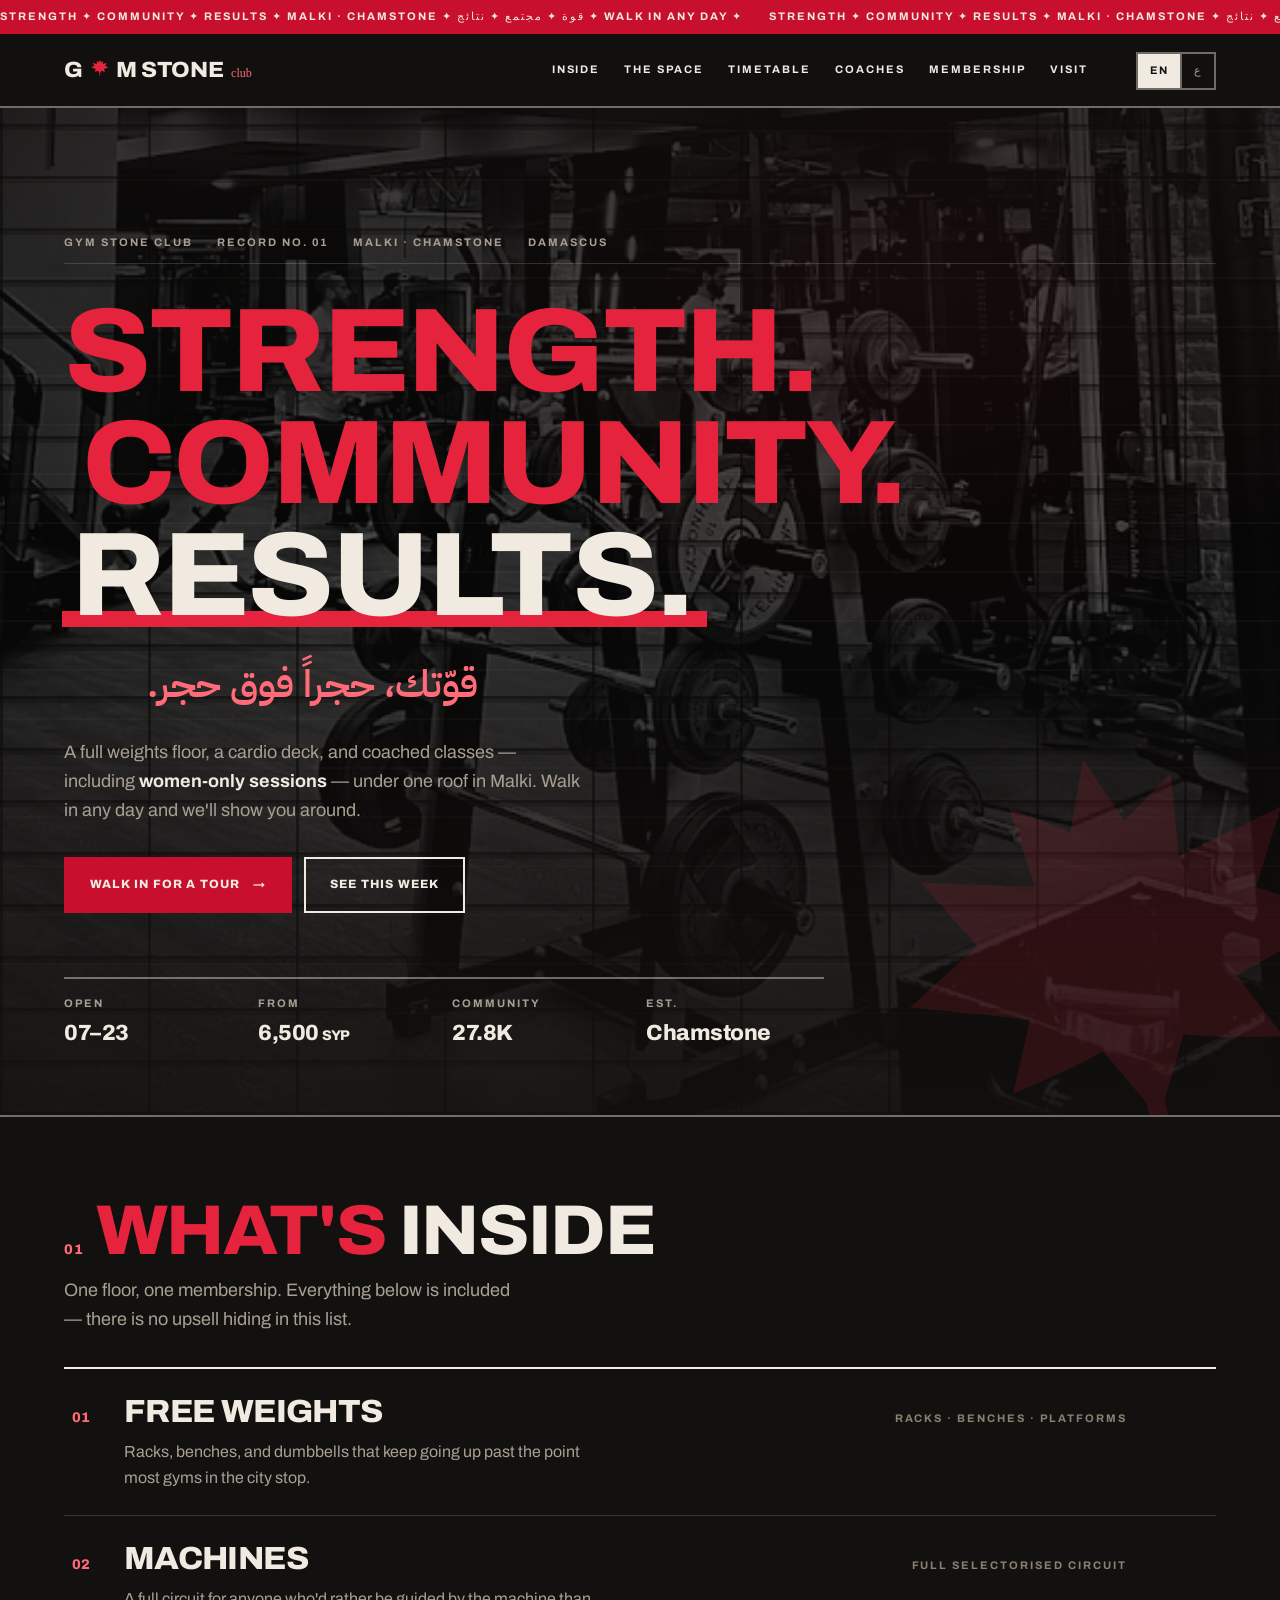
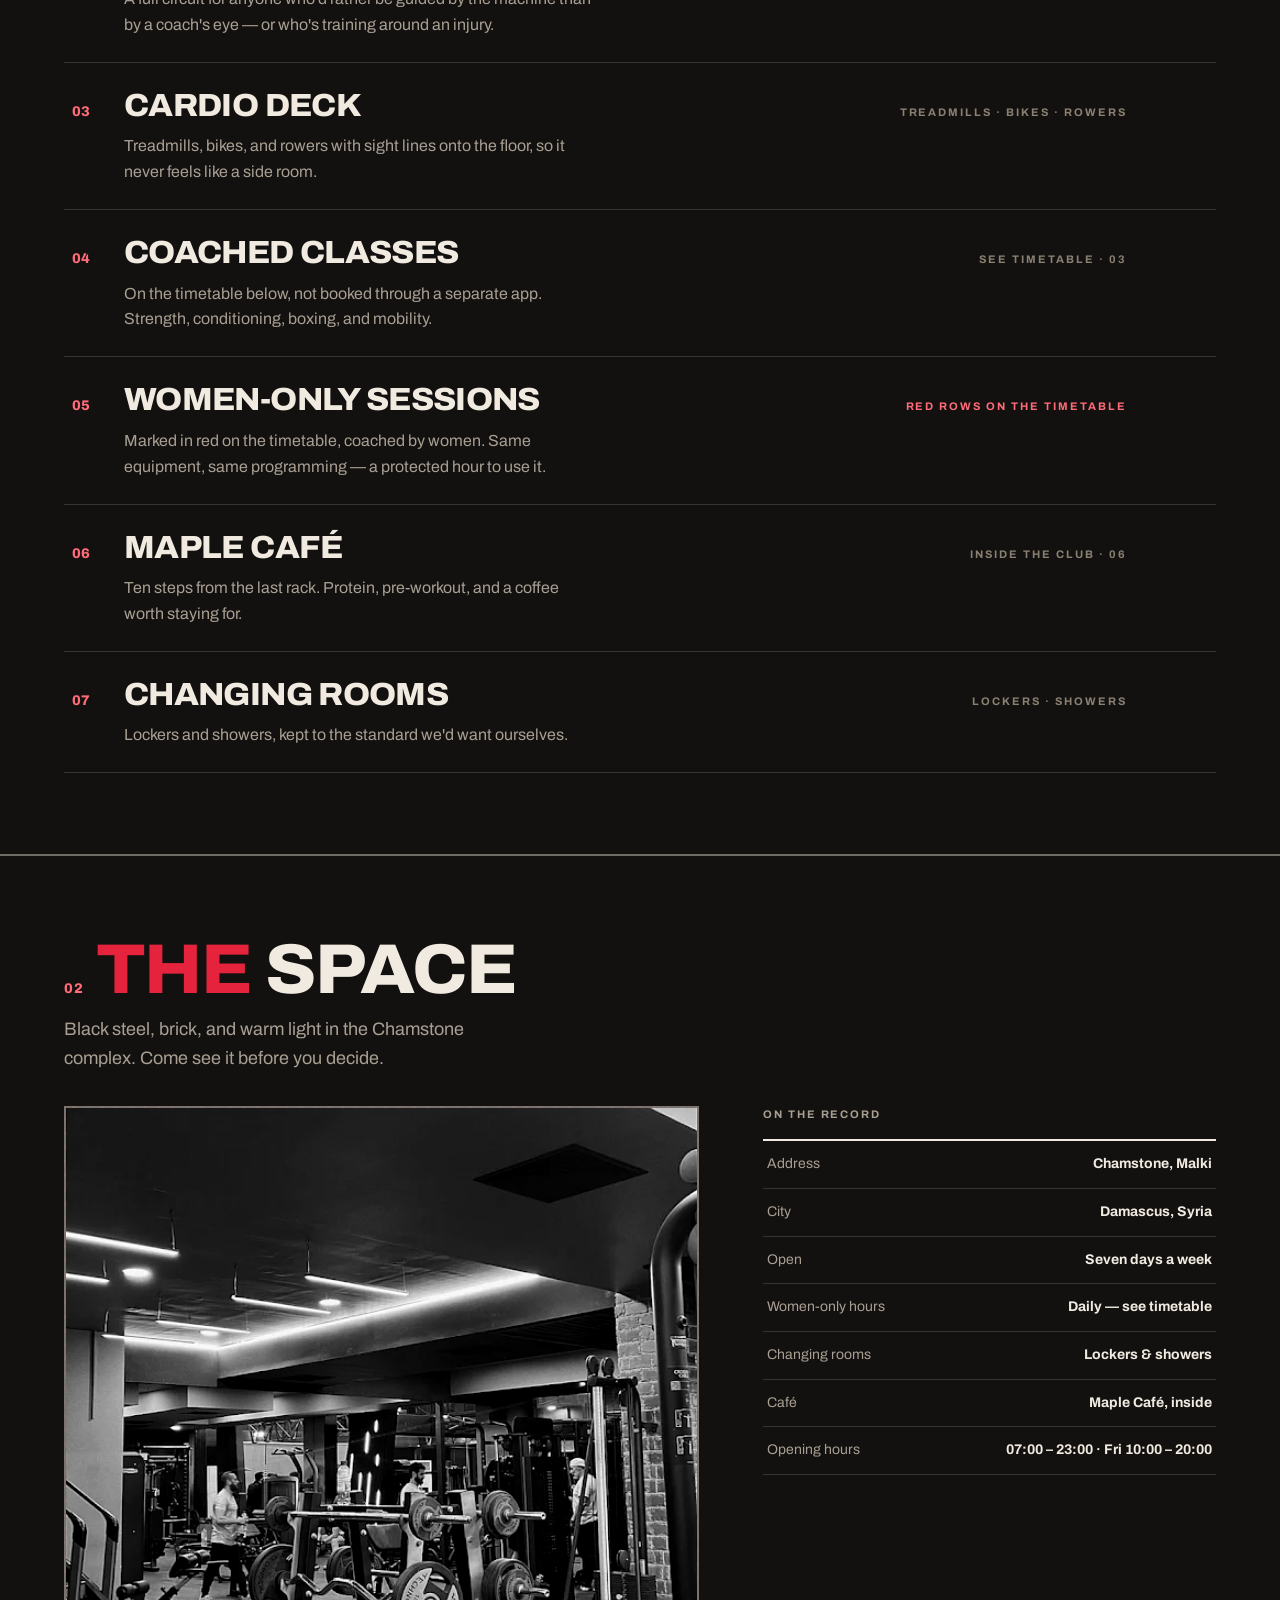
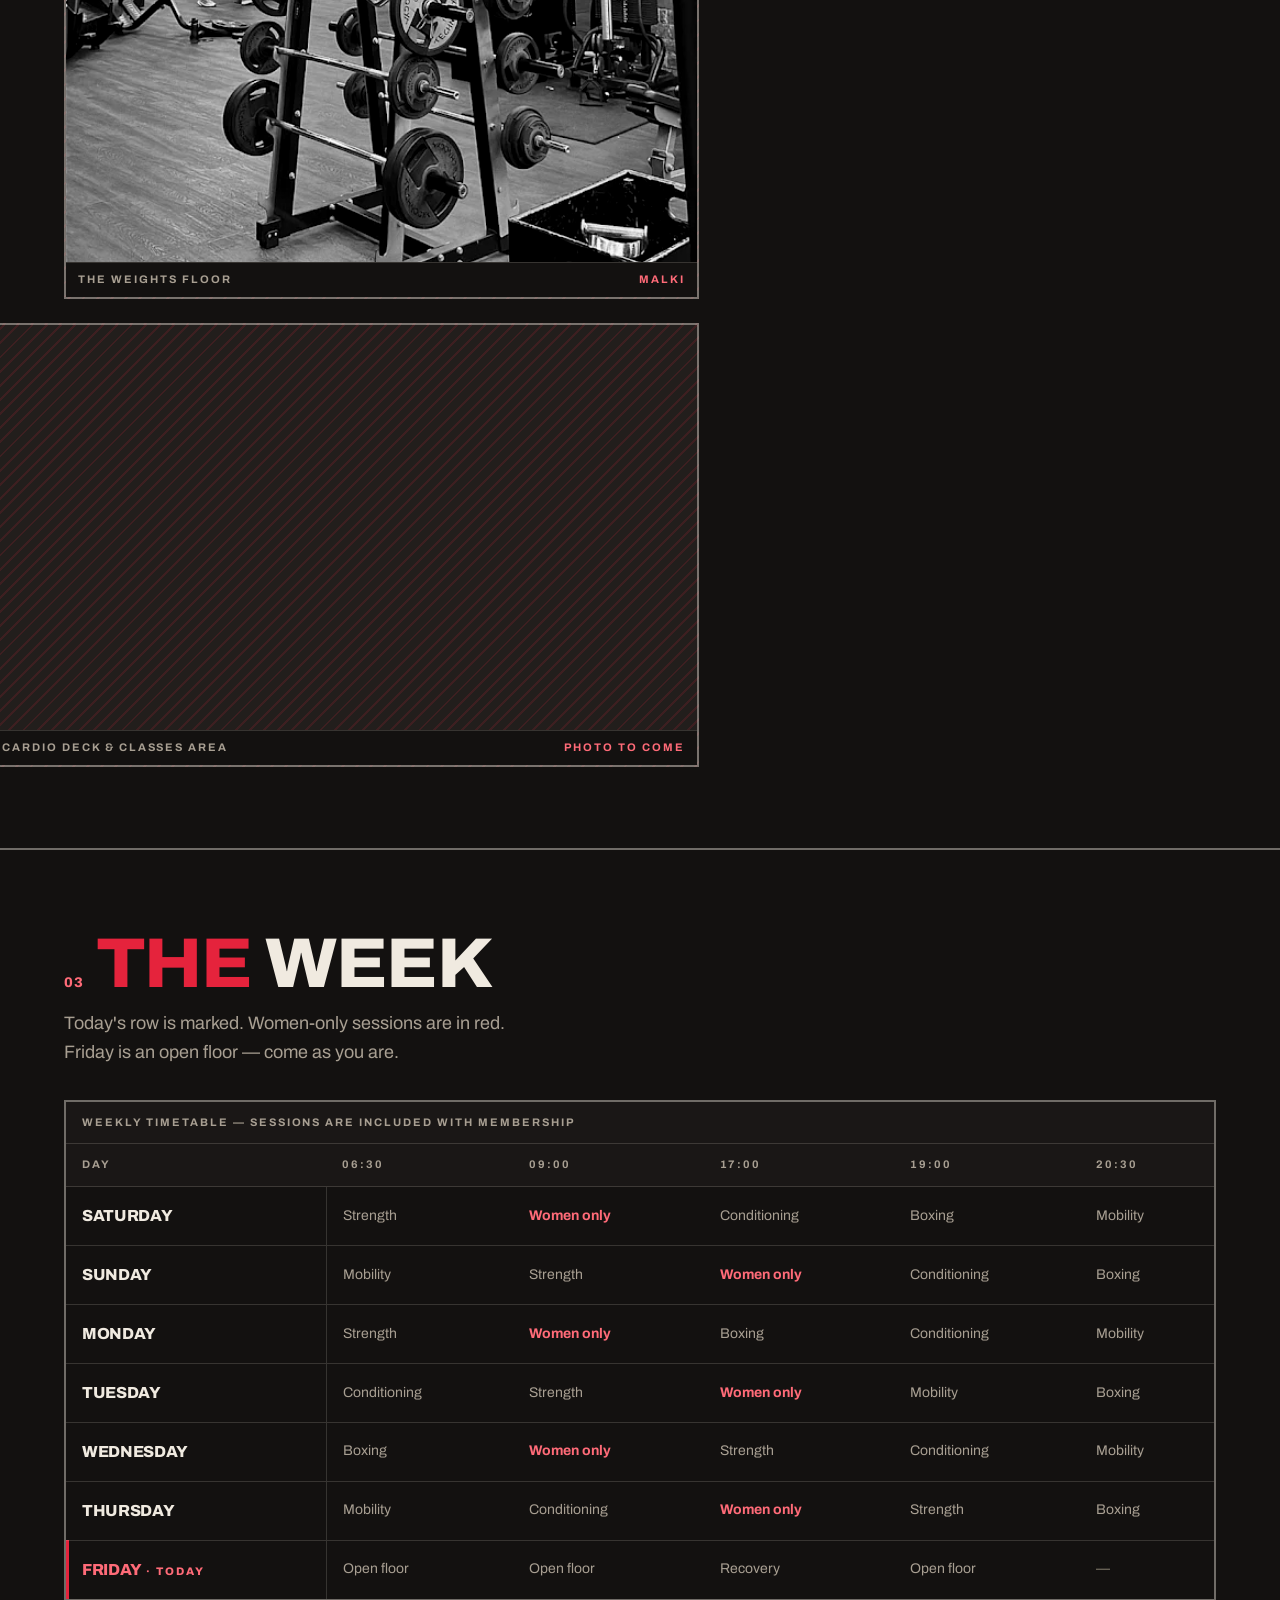
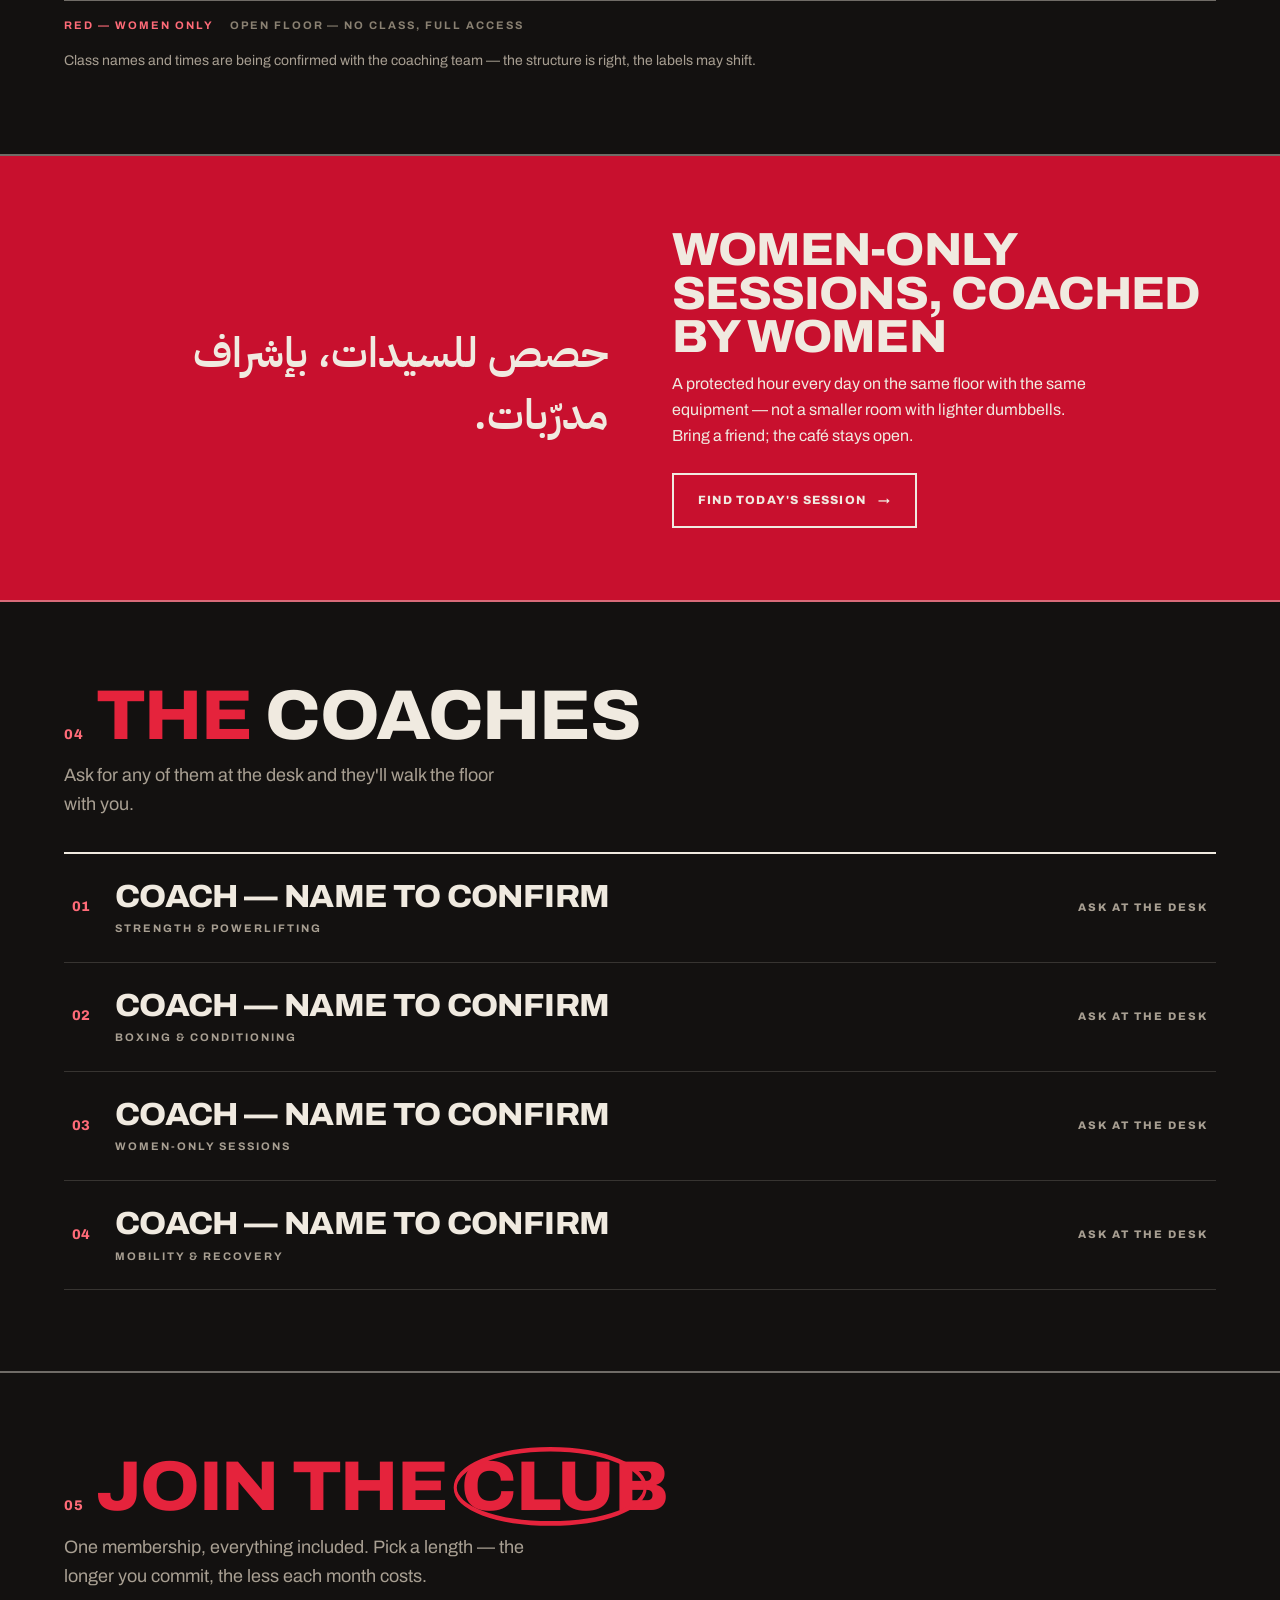
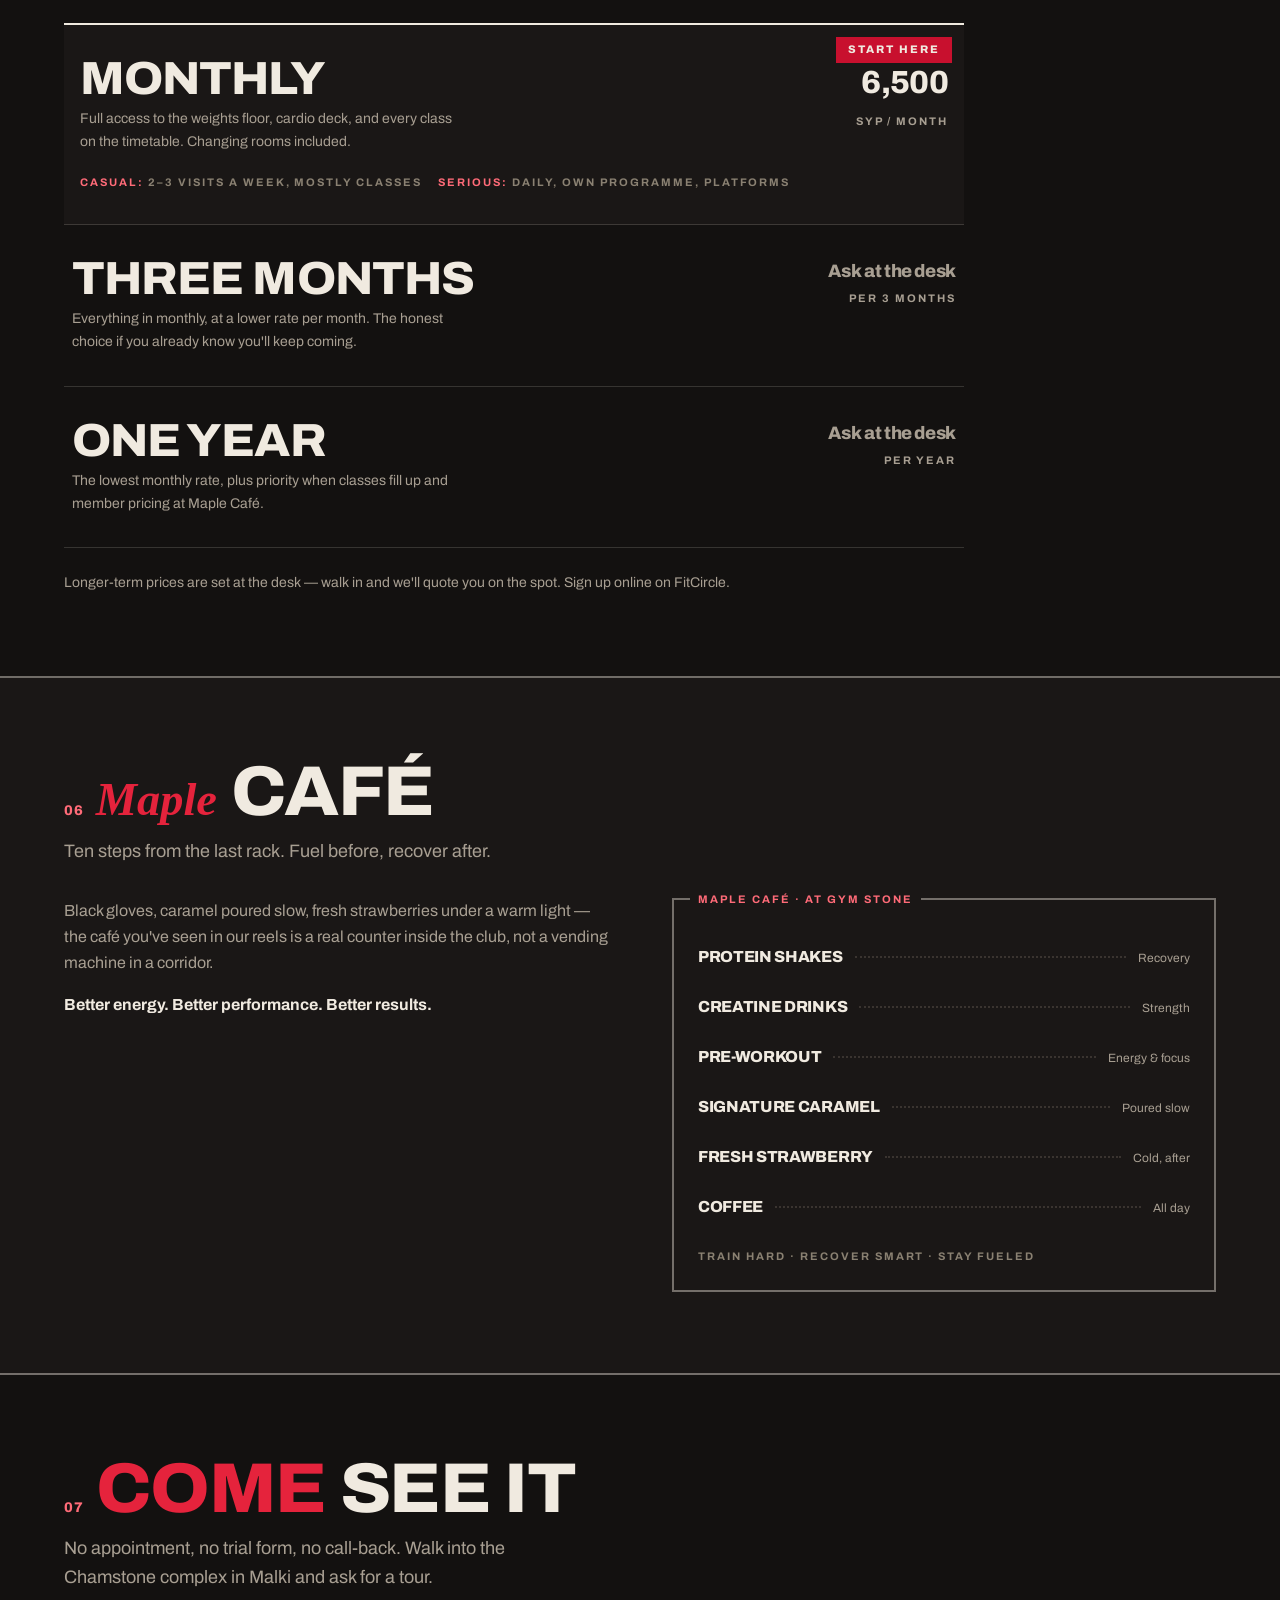
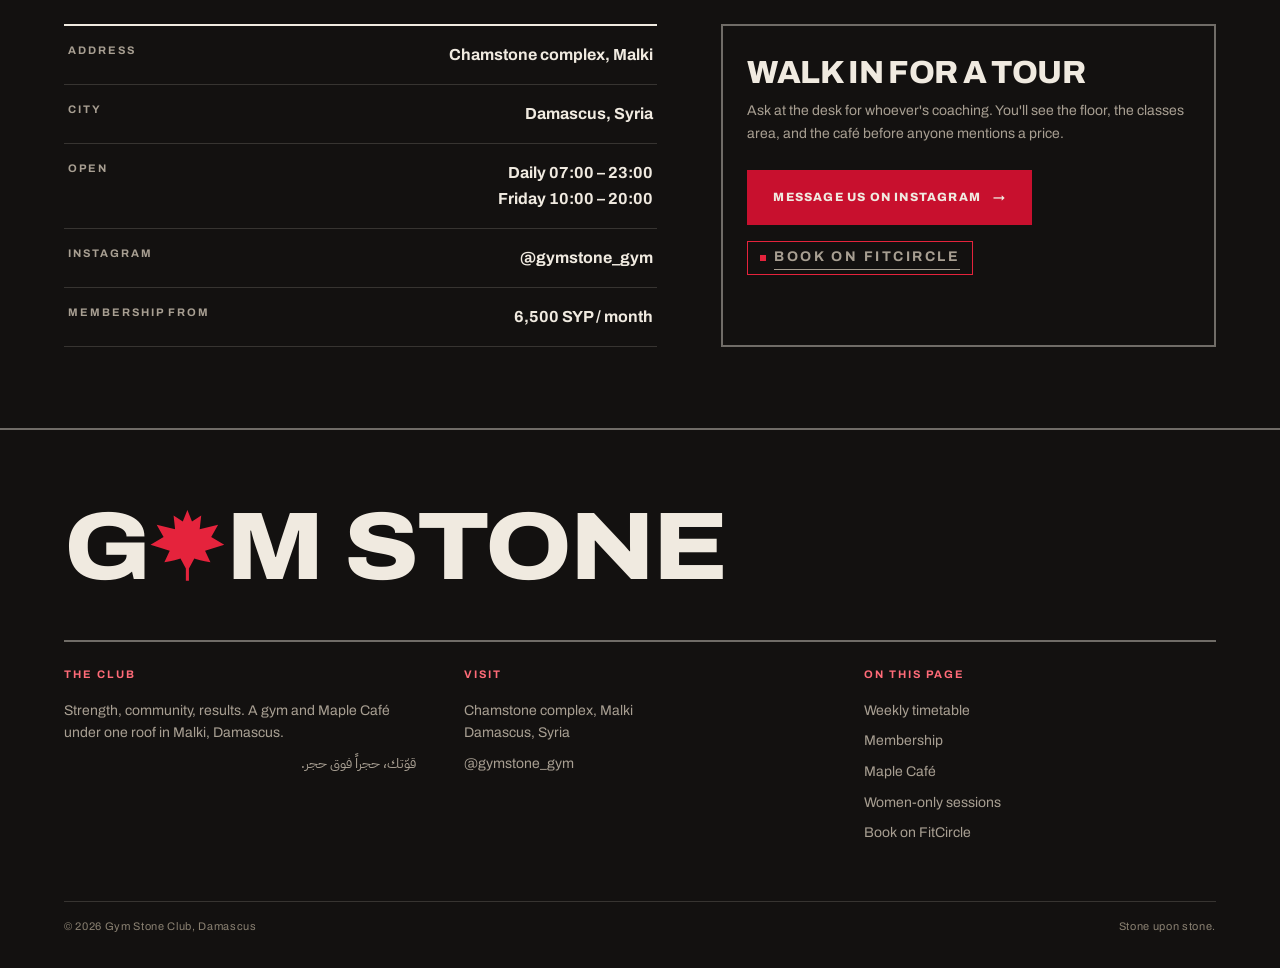
<file: index.html>
<!DOCTYPE html>
<html lang="en" dir="ltr">
<head>
<meta charset="UTF-8">
<meta name="viewport" content="width=device-width, initial-scale=1">
<title>Gym Stone Club — Weights, Cardio &amp; Coached Classes in Malki, Damascus</title>
<meta name="description" content="Gym Stone Club, Malki (Chamstone), Damascus. A full weights floor, cardio, and coached classes — including women-only sessions — plus Maple Café. Open daily 07:00–23:00 (Friday 10:00–20:00). Walk in for a tour. From 6,500 SYP a month.">
<meta name="theme-color" content="#131110">
<link rel="preconnect" href="https://fonts.googleapis.com">
<link rel="preconnect" href="https://fonts.gstatic.com" crossorigin>
<link rel="stylesheet" href="https://fonts.googleapis.com/css2?family=Archivo:wdth,wght@62..125,400..900&family=IBM+Plex+Sans+Arabic:wght@400;600;700&display=swap">
<link rel="stylesheet" href="styles.css">
<script>
  /* Language applied before first paint — no flash of the wrong direction. */
  (function(){
    try{
      var l = localStorage.getItem('gs-lang');
      if(l === 'ar'){
        document.documentElement.lang = 'ar';
        document.documentElement.dir = 'rtl';
      }
    }catch(e){}
  })();
</script>
</head>
<body>

<a class="skip" href="#main"><span class="en">Skip to content</span><span class="ar">تجاوز إلى المحتوى</span></a>

<svg width="0" height="0" aria-hidden="true" style="position:absolute">
  <symbol id="leaf" viewBox="0 0 100 100">
    <path d="M50 4 56 19 68 11 66 29 90 23 81 39 98 49 73 57 80 72Q64 69 59 67L52 80 52 96 48 96 48 80 41 67Q36 69 20 72L27 57 2 49 19 39 10 23 34 29 32 11 44 19Z"/>
  </symbol>
</svg>

<div class="ticker" aria-hidden="true">
  <span>STRENGTH ✦ COMMUNITY ✦ RESULTS ✦ MALKI · CHAMSTONE ✦ قوة ✦ مجتمع ✦ نتائج ✦ WALK IN ANY DAY ✦&nbsp;</span>
  <span>STRENGTH ✦ COMMUNITY ✦ RESULTS ✦ MALKI · CHAMSTONE ✦ قوة ✦ مجتمع ✦ نتائج ✦ WALK IN ANY DAY ✦&nbsp;</span>
</div>

<header>
  <nav class="nav" aria-label="Main">
    <a class="brand" href="#top">
      G<svg class="leaf" aria-hidden="true"><use href="#leaf"/></svg>M STONE
      <span class="club">club</span>
    </a>
    <div class="nav-links" id="nav-menu">
      <a href="#inside"><span class="en">Inside</span><span class="ar">الصالة</span></a>
      <a href="#space"><span class="en">The space</span><span class="ar">المكان</span></a>
      <a href="#timetable"><span class="en">Timetable</span><span class="ar">الجدول</span></a>
      <a href="#coaches"><span class="en">Coaches</span><span class="ar">المدربون</span></a>
      <a href="#membership"><span class="en">Membership</span><span class="ar">العضوية</span></a>
      <a href="#visit"><span class="en">Visit</span><span class="ar">الزيارة</span></a>
    </div>
    <div class="nav-tools">
      <div class="lang" role="group" aria-label="Language / اللغة">
        <button type="button" data-lang="en" aria-pressed="true" lang="en">EN</button>
        <button type="button" data-lang="ar" aria-pressed="false" lang="ar">ع</button>
      </div>
      <button type="button" class="nav-toggle" aria-expanded="false" aria-controls="nav-menu">
        <span aria-hidden="true"></span>
        <span aria-hidden="true"></span>
        <span aria-hidden="true"></span>
      </button>
    </div>
  </nav>
</header>

<main id="main">

<!-- ============ HERO — the stone slab + one typographic statement ============ -->
<section class="hero" id="top">
  <img class="hero-photo" alt="" aria-hidden="true" src="photo-floor.webp">
  <svg class="hero-leaf" aria-hidden="true" viewBox="0 0 100 100"><use href="#leaf"/></svg>

  <p class="record">
    <span><span class="en">Gym Stone Club</span><span class="ar">نادي جيم ستون</span></span>
    <span class="hi"><span class="en">Record No. 01</span><span class="ar">سجل رقم ٠١</span></span>
    <span><span class="en">Malki · Chamstone</span><span class="ar">المالكي · شام ستون</span></span>
    <span><span class="en">Damascus</span><span class="ar">دمشق</span></span>
  </p>

  <h1 class="display">
    <span class="l1"><span class="en">Strength.</span><span class="ar">قوة.</span></span>
    <span class="l2"><span class="en">Community.</span><span class="ar">مجتمع.</span></span>
    <span class="l3"><span class="mark" data-mark><span class="en">Results.</span><span class="ar">نتائج.</span></span></span>
  </h1>

  <p class="hero-ar" lang="ar" dir="rtl">قوّتك، حجراً فوق حجر.</p>

  <p class="hero-sub">
    <span class="en">A full weights floor, a cardio deck, and coached classes — including <strong>women-only sessions</strong> — under one roof in Malki. Walk in any day and we'll show you around.</span>
    <span class="ar">صالة أوزان كاملة، منطقة كارديو، وحصص بإشراف مدربين — منها <strong>حصص للسيدات فقط</strong> — تحت سقف واحد في المالكي. تفضّل بزيارتنا في أي يوم ونرحّب بك في جولة.</span>
  </p>

  <div class="hero-actions">
    <a class="btn btn-primary" href="#visit">
      <span class="en">Walk in for a tour</span><span class="ar">زُرنا في جولة</span>
      <span class="arrow" aria-hidden="true">→</span>
    </a>
    <a class="btn btn-secondary" href="#timetable">
      <span class="en">See this week</span><span class="ar">جدول الأسبوع</span>
    </a>
  </div>

  <dl class="hero-stats">
    <div>
      <dt><span class="en">Open</span><span class="ar">الدوام</span></dt>
      <dd>07–23</dd>
    </div>
    <div>
      <dt><span class="en">From</span><span class="ar">تبدأ من</span></dt>
      <dd>6,500 <span style="font-size:var(--fs-sm)">SYP</span></dd>
    </div>
    <div>
      <dt><span class="en">Community</span><span class="ar">المجتمع</span></dt>
      <dd>27.8K</dd>
    </div>
    <div>
      <dt><span class="en">Est.</span><span class="ar">المقر</span></dt>
      <dd><span class="en">Chamstone</span><span class="ar">شام ستون</span></dd>
    </div>
  </dl>
</section>

<!-- ============ 01 — THE INDEX: the whole range, as one register ============ -->
<section class="section" id="inside">
  <div class="section-head">
    <div class="index">
      <span class="no">01</span>
      <h2 class="rise" data-rise>
        <span class="en">What's <span class="mark" data-mark>inside</span></span>
        <span class="ar">ماذا يوجد <span class="mark" data-mark>بالداخل</span></span>
      </h2>
    </div>
    <p class="lede">
      <span class="en">One floor, one membership. Everything below is included — there is no upsell hiding in this list.</span>
      <span class="ar">صالة واحدة، وعضوية واحدة. كل ما في القائمة مشمول — لا رسوم إضافية مخفية.</span>
    </p>
  </div>

  <div class="index-list">
    <article class="index-row">
      <span class="rn">01</span>
      <div>
        <h3><span class="en">Free weights</span><span class="ar">الأوزان الحرة</span></h3>
        <p><span class="en">Racks, benches, and dumbbells that keep going up past the point most gyms in the city stop.</span>
           <span class="ar">حمّالات وبنشات ودمبلز تتدرّج إلى أوزان أعلى من أغلب صالات المدينة.</span></p>
      </div>
      <p class="spec"><span class="en">Racks · benches · platforms</span><span class="ar">حمّالات · بنشات · منصّات</span></p>
    </article>

    <article class="index-row">
      <span class="rn">02</span>
      <div>
        <h3><span class="en">Machines</span><span class="ar">الأجهزة</span></h3>
        <p><span class="en">A full circuit for anyone who'd rather be guided by the machine than by a coach's eye — or who's training around an injury.</span>
           <span class="ar">مجموعة كاملة لمن يفضّل الجهاز على التمرين الحر، أو لمن يتمرّن حول إصابة.</span></p>
      </div>
      <p class="spec"><span class="en">Full selectorised circuit</span><span class="ar">دائرة أجهزة كاملة</span></p>
    </article>

    <article class="index-row">
      <span class="rn">03</span>
      <div>
        <h3><span class="en">Cardio deck</span><span class="ar">منطقة الكارديو</span></h3>
        <p><span class="en">Treadmills, bikes, and rowers with sight lines onto the floor, so it never feels like a side room.</span>
           <span class="ar">أجهزة مشي ودراجات ومجاذيف بإطلالة على الصالة، فلا تبدو غرفة منفصلة.</span></p>
      </div>
      <p class="spec"><span class="en">Treadmills · bikes · rowers</span><span class="ar">مشي · دراجات · تجذيف</span></p>
    </article>

    <article class="index-row">
      <span class="rn">04</span>
      <div>
        <h3><span class="en">Coached classes</span><span class="ar">حصص بإشراف مدرب</span></h3>
        <p><span class="en">On the timetable below, not booked through a separate app. Strength, conditioning, boxing, and mobility.</span>
           <span class="ar">مدرجة في الجدول أدناه، دون تطبيق منفصل. قوة، لياقة، ملاكمة، ومرونة.</span></p>
      </div>
      <p class="spec"><span class="en">See timetable · 03</span><span class="ar">انظر الجدول · ٠٣</span></p>
    </article>

    <article class="index-row">
      <span class="rn">05</span>
      <div>
        <h3><span class="en">Women-only sessions</span><span class="ar">حصص للسيدات فقط</span></h3>
        <p><span class="en">Marked in red on the timetable, coached by women. Same equipment, same programming — a protected hour to use it.</span>
           <span class="ar">مميّزة بالأحمر في الجدول، بإشراف مدرّبات. نفس الأجهزة ونفس البرنامج — بساعة مخصّصة ومحفوظة.</span></p>
      </div>
      <p class="spec women"><span class="en">Red rows on the timetable</span><span class="ar">الصفوف الحمراء في الجدول</span></p>
    </article>

    <article class="index-row">
      <span class="rn">06</span>
      <div>
        <h3><span class="en">Maple Café</span><span class="ar">مقهى مايبل</span></h3>
        <p><span class="en">Ten steps from the last rack. Protein, pre-workout, and a coffee worth staying for.</span>
           <span class="ar">على عشر خطوات من آخر حمّالة. بروتين، مكمّلات ما قبل التمرين، وقهوة تستحقّ البقاء.</span></p>
      </div>
      <p class="spec"><span class="en">Inside the club · 06</span><span class="ar">داخل النادي · ٠٦</span></p>
    </article>

    <article class="index-row">
      <span class="rn">07</span>
      <div>
        <h3><span class="en">Changing rooms</span><span class="ar">غرف التغيير</span></h3>
        <p><span class="en">Lockers and showers, kept to the standard we'd want ourselves.</span>
           <span class="ar">خزائن ودورات استحمام، بمستوى نرضاه لأنفسنا.</span></p>
      </div>
      <p class="spec"><span class="en">Lockers · showers</span><span class="ar">خزائن · استحمام</span></p>
    </article>
  </div>
</section>

<!-- ============ 02 — THE SPACE ============ -->
<section class="section" id="space">
  <div class="section-head">
    <div class="index">
      <span class="no">02</span>
      <h2 class="rise" data-rise>
        <span class="en">The <span class="mark" data-mark>space</span></span>
        <span class="ar">المكان <span class="mark" data-mark>نفسه</span></span>
      </h2>
    </div>
    <p class="lede">
      <span class="en">Black steel, brick, and warm light in the Chamstone complex. Come see it before you decide.</span>
      <span class="ar">حديد أسود وحجر وإضاءة دافئة في مجمّع شام ستون. تعال وشاهده قبل أن تقرّر.</span>
    </p>
  </div>

  <div class="space-grid">
    <div class="photo-stack">
      <!-- Replace each placeholder with a real photograph: drop an <img> inside the figure. -->
      <figure class="photo">
        <img src="photo-floor.webp" alt="The weights floor at Gym Stone Club — racks, plate trees and brick under warm strip lighting.">
        <figcaption>
          <span><span class="en">The weights floor</span><span class="ar">صالة الأوزان</span></span>
          <i><span class="en">Malki</span><span class="ar">المالكي</span></i>
        </figcaption>
      </figure>
      <figure class="photo wide">
        <figcaption>
          <span><span class="en">Cardio deck &amp; classes area</span><span class="ar">الكارديو ومنطقة الحصص</span></span>
          <i><span class="en">Photo to come</span><span class="ar">صورة قريباً</span></i>
        </figcaption>
      </figure>
    </div>

    <div class="space-specs">
      <h3 class="label" style="margin-block-end:var(--sp-4)">
        <span class="en">On the record</span><span class="ar">بيانات النادي</span>
      </h3>
      <dl class="specs">
        <div>
          <dt><span class="en">Address</span><span class="ar">العنوان</span></dt>
          <dd><span class="en">Chamstone, Malki</span><span class="ar">شام ستون، المالكي</span></dd>
        </div>
        <div>
          <dt><span class="en">City</span><span class="ar">المدينة</span></dt>
          <dd><span class="en">Damascus, Syria</span><span class="ar">دمشق، سوريا</span></dd>
        </div>
        <div>
          <dt><span class="en">Open</span><span class="ar">أيام العمل</span></dt>
          <dd><span class="en">Seven days a week</span><span class="ar">سبعة أيام في الأسبوع</span></dd>
        </div>
        <div>
          <dt><span class="en">Women-only hours</span><span class="ar">ساعات السيدات</span></dt>
          <dd><span class="en">Daily — see timetable</span><span class="ar">يومياً — انظر الجدول</span></dd>
        </div>
        <div>
          <dt><span class="en">Changing rooms</span><span class="ar">غرف التغيير</span></dt>
          <dd><span class="en">Lockers &amp; showers</span><span class="ar">خزائن واستحمام</span></dd>
        </div>
        <div>
          <dt><span class="en">Café</span><span class="ar">المقهى</span></dt>
          <dd><span class="en">Maple Café, inside</span><span class="ar">مقهى مايبل، بالداخل</span></dd>
        </div>
        <div>
          <dt><span class="en">Opening hours</span><span class="ar">ساعات الدوام</span></dt>
          <dd><span class="en">07:00 – 23:00 · Fri 10:00 – 20:00</span><span class="ar">٧:٠٠ – ٢٣:٠٠ · الجمعة ١٠:٠٠ – ٢٠:٠٠</span></dd>
        </div>
      </dl>
    </div>
  </div>
</section>

<!-- ============ 03 — TIMETABLE ============ -->
<section class="section" id="timetable">
  <div class="section-head">
    <div class="index">
      <span class="no">03</span>
      <h2 class="rise" data-rise>
        <span class="en">The <span class="mark" data-mark>week</span></span>
        <span class="ar">جدول <span class="mark" data-mark>الأسبوع</span></span>
      </h2>
    </div>
    <p class="lede">
      <span class="en">Today's row is marked. Women-only sessions are in red. Friday is an open floor — come as you are.</span>
      <span class="ar">صف اليوم مميّز. حصص السيدات بالأحمر. الجمعة صالة مفتوحة — تعال كما أنت.</span>
    </p>
  </div>

  <!-- Mobile day selector: pages through the same table rows. Populated/labelled from the markup. -->
  <div class="day-tabs" role="group" aria-label="Pick a day"></div>

  <div class="timetable-wrap">
    <table class="timetable">
      <caption>
        <span class="en">Weekly timetable — sessions are included with membership</span>
        <span class="ar">الجدول الأسبوعي — الحصص مشمولة بالعضوية</span>
      </caption>
      <thead>
        <tr>
          <th scope="col"><span class="en">Day</span><span class="ar">اليوم</span></th>
          <th scope="col">06:30</th>
          <th scope="col">09:00</th>
          <th scope="col">17:00</th>
          <th scope="col">19:00</th>
          <th scope="col">20:30</th>
        </tr>
      </thead>
      <tbody>
        <tr data-day="6">
          <th scope="row"><span class="en">Saturday</span><span class="ar">السبت</span></th>
          <td data-time="06:30"><span class="en">Strength</span><span class="ar">قوة</span></td>
          <td data-time="09:00" class="women"><span class="en">Women only</span><span class="ar">سيدات فقط</span></td>
          <td data-time="17:00"><span class="en">Conditioning</span><span class="ar">لياقة</span></td>
          <td data-time="19:00"><span class="en">Boxing</span><span class="ar">ملاكمة</span></td>
          <td data-time="20:30"><span class="en">Mobility</span><span class="ar">مرونة</span></td>
        </tr>
        <tr data-day="0">
          <th scope="row"><span class="en">Sunday</span><span class="ar">الأحد</span></th>
          <td data-time="06:30"><span class="en">Mobility</span><span class="ar">مرونة</span></td>
          <td data-time="09:00"><span class="en">Strength</span><span class="ar">قوة</span></td>
          <td data-time="17:00" class="women"><span class="en">Women only</span><span class="ar">سيدات فقط</span></td>
          <td data-time="19:00"><span class="en">Conditioning</span><span class="ar">لياقة</span></td>
          <td data-time="20:30"><span class="en">Boxing</span><span class="ar">ملاكمة</span></td>
        </tr>
        <tr data-day="1">
          <th scope="row"><span class="en">Monday</span><span class="ar">الاثنين</span></th>
          <td data-time="06:30"><span class="en">Strength</span><span class="ar">قوة</span></td>
          <td data-time="09:00" class="women"><span class="en">Women only</span><span class="ar">سيدات فقط</span></td>
          <td data-time="17:00"><span class="en">Boxing</span><span class="ar">ملاكمة</span></td>
          <td data-time="19:00"><span class="en">Conditioning</span><span class="ar">لياقة</span></td>
          <td data-time="20:30"><span class="en">Mobility</span><span class="ar">مرونة</span></td>
        </tr>
        <tr data-day="2">
          <th scope="row"><span class="en">Tuesday</span><span class="ar">الثلاثاء</span></th>
          <td data-time="06:30"><span class="en">Conditioning</span><span class="ar">لياقة</span></td>
          <td data-time="09:00"><span class="en">Strength</span><span class="ar">قوة</span></td>
          <td data-time="17:00" class="women"><span class="en">Women only</span><span class="ar">سيدات فقط</span></td>
          <td data-time="19:00"><span class="en">Mobility</span><span class="ar">مرونة</span></td>
          <td data-time="20:30"><span class="en">Boxing</span><span class="ar">ملاكمة</span></td>
        </tr>
        <tr data-day="3">
          <th scope="row"><span class="en">Wednesday</span><span class="ar">الأربعاء</span></th>
          <td data-time="06:30"><span class="en">Boxing</span><span class="ar">ملاكمة</span></td>
          <td data-time="09:00" class="women"><span class="en">Women only</span><span class="ar">سيدات فقط</span></td>
          <td data-time="17:00"><span class="en">Strength</span><span class="ar">قوة</span></td>
          <td data-time="19:00"><span class="en">Conditioning</span><span class="ar">لياقة</span></td>
          <td data-time="20:30"><span class="en">Mobility</span><span class="ar">مرونة</span></td>
        </tr>
        <tr data-day="4">
          <th scope="row"><span class="en">Thursday</span><span class="ar">الخميس</span></th>
          <td data-time="06:30"><span class="en">Mobility</span><span class="ar">مرونة</span></td>
          <td data-time="09:00"><span class="en">Conditioning</span><span class="ar">لياقة</span></td>
          <td data-time="17:00" class="women"><span class="en">Women only</span><span class="ar">سيدات فقط</span></td>
          <td data-time="19:00"><span class="en">Strength</span><span class="ar">قوة</span></td>
          <td data-time="20:30"><span class="en">Boxing</span><span class="ar">ملاكمة</span></td>
        </tr>
        <tr data-day="5">
          <th scope="row"><span class="en">Friday</span><span class="ar">الجمعة</span></th>
          <td data-time="06:30"><span class="en">Open floor</span><span class="ar">صالة مفتوحة</span></td>
          <td data-time="09:00"><span class="en">Open floor</span><span class="ar">صالة مفتوحة</span></td>
          <td data-time="17:00"><span class="en">Recovery</span><span class="ar">استشفاء</span></td>
          <td data-time="19:00"><span class="en">Open floor</span><span class="ar">صالة مفتوحة</span></td>
          <td data-time="20:30" class="empty">—</td>
        </tr>
      </tbody>
    </table>
  </div>

  <p class="legend">
    <span class="women"><span class="en">Red — women only</span><span class="ar">الأحمر — سيدات فقط</span></span>
    <span><span class="en">Open floor — no class, full access</span><span class="ar">صالة مفتوحة — بلا حصة، وصول كامل</span></span>
  </p>
  <p class="plans-note" style="margin-block-start:var(--sp-4)">
    <span class="en">Class names and times are being confirmed with the coaching team — the structure is right, the labels may shift.</span>
    <span class="ar">أسماء الحصص وأوقاتها قيد التأكيد مع فريق التدريب — الهيكل صحيح وقد تتغيّر التسميات.</span>
  </p>
</section>

<!-- ============ WOMEN-ONLY BAND — the one red field ============ -->
<section class="band" id="women">
  <p class="band-ar" lang="ar" dir="rtl">حصص للسيدات، بإشراف مدرّبات.</p>
  <div>
    <h2><span class="en">Women-only sessions, coached by women</span><span class="ar">حصص للسيدات فقط، بإشراف مدرّبات</span></h2>
    <p>
      <span class="en">A protected hour every day on the same floor with the same equipment — not a smaller room with lighter dumbbells. Bring a friend; the café stays open.</span>
      <span class="ar">ساعة محفوظة كل يوم، على نفس الصالة وبنفس الأجهزة — لا غرفة أصغر بأوزان أخف. أحضري صديقة؛ والمقهى يبقى مفتوحاً.</span>
    </p>
    <a class="btn btn-secondary" href="#timetable">
      <span class="en">Find today's session</span><span class="ar">حصة اليوم</span>
      <span class="arrow" aria-hidden="true">→</span>
    </a>
  </div>
</section>

<!-- ============ 04 — COACHES ============ -->
<section class="section" id="coaches">
  <div class="section-head">
    <div class="index">
      <span class="no">04</span>
      <h2 class="rise" data-rise>
        <span class="en">The <span class="mark" data-mark>coaches</span></span>
        <span class="ar">فريق <span class="mark" data-mark>التدريب</span></span>
      </h2>
    </div>
    <p class="lede">
      <span class="en">Ask for any of them at the desk and they'll walk the floor with you.</span>
      <span class="ar">اسأل عن أيٍّ منهم في الاستقبال، وسيرافقك في جولة داخل الصالة.</span>
    </p>
  </div>

  <!-- PLACEHOLDER ROSTER — replace names, specialities and photos with the real team. -->
  <ul class="roster">
    <li><a href="#visit">
      <span class="rn">01</span>
      <span class="who">
        <h3><span class="en">Coach — name to confirm</span><span class="ar">مدرب — الاسم قيد التأكيد</span></h3>
        <p><span class="en">Strength &amp; powerlifting</span><span class="ar">القوة والرفع</span></p>
      </span>
      <span class="go"><span class="en">Ask at the desk</span><span class="ar">في الاستقبال</span></span>
    </a></li>
    <li><a href="#visit">
      <span class="rn">02</span>
      <span class="who">
        <h3><span class="en">Coach — name to confirm</span><span class="ar">مدرب — الاسم قيد التأكيد</span></h3>
        <p><span class="en">Boxing &amp; conditioning</span><span class="ar">الملاكمة واللياقة</span></p>
      </span>
      <span class="go"><span class="en">Ask at the desk</span><span class="ar">في الاستقبال</span></span>
    </a></li>
    <li><a href="#visit">
      <span class="rn">03</span>
      <span class="who">
        <h3><span class="en">Coach — name to confirm</span><span class="ar">مدربة — الاسم قيد التأكيد</span></h3>
        <p><span class="en">Women-only sessions</span><span class="ar">حصص السيدات</span></p>
      </span>
      <span class="go"><span class="en">Ask at the desk</span><span class="ar">في الاستقبال</span></span>
    </a></li>
    <li><a href="#visit">
      <span class="rn">04</span>
      <span class="who">
        <h3><span class="en">Coach — name to confirm</span><span class="ar">مدرب — الاسم قيد التأكيد</span></h3>
        <p><span class="en">Mobility &amp; recovery</span><span class="ar">المرونة والاستشفاء</span></p>
      </span>
      <span class="go"><span class="en">Ask at the desk</span><span class="ar">في الاستقبال</span></span>
    </a></li>
  </ul>
</section>

<!-- ============ 05 — MEMBERSHIP ============ -->
<section class="section" id="membership">
  <div class="section-head">
    <div class="index">
      <span class="no">05</span>
      <h2 class="rise" data-rise>
        <span class="en">Join the <span class="ring" data-ring>club<svg viewBox="0 0 200 60" aria-hidden="true" preserveAspectRatio="none"><path pathLength="760" d="M100 6C46 6 8 18 8 31c0 13 40 23 92 23s92-10 92-23C192 18 154 6 100 6"/></svg></span></span>
        <span class="ar">انضم إلى <span class="ring" data-ring>النادي<svg viewBox="0 0 200 60" aria-hidden="true" preserveAspectRatio="none"><path pathLength="760" d="M100 6C46 6 8 18 8 31c0 13 40 23 92 23s92-10 92-23C192 18 154 6 100 6"/></svg></span></span>
      </h2>
    </div>
    <p class="lede">
      <span class="en">One membership, everything included. Pick a length — the longer you commit, the less each month costs.</span>
      <span class="ar">عضوية واحدة تشمل كل شيء. اختر المدة — وكلّما طالت، انخفضت كلفة الشهر.</span>
    </p>
  </div>

  <div class="plans">
    <article class="plan featured">
      <span class="tag-featured"><span class="en">Start here</span><span class="ar">ابدأ من هنا</span></span>
      <h3><span class="en">Monthly</span><span class="ar">شهري</span></h3>
      <p class="best">
        <span class="en">Full access to the weights floor, cardio deck, and every class on the timetable. Changing rooms included.</span>
        <span class="ar">وصول كامل لصالة الأوزان والكارديو وكل الحصص في الجدول. غرف التغيير مشمولة.</span>
      </p>
      <p class="who-for">
        <span><b><span class="en">Casual:</span><span class="ar">للمتمرّن العادي:</span></b> <span class="en">2–3 visits a week, mostly classes</span><span class="ar">٢–٣ زيارات أسبوعياً، غالباً حصص</span></span>
        <span><b><span class="en">Serious:</span><span class="ar">للجدّي:</span></b> <span class="en">daily, own programme, platforms</span><span class="ar">يومياً، ببرنامج خاص وعلى المنصّات</span></span>
      </p>
      <p class="price">6,500 <small><span class="en">SYP / month</span><span class="ar">ل.س / شهرياً</span></small></p>
    </article>

    <article class="plan">
      <h3><span class="en">Three months</span><span class="ar">ثلاثة أشهر</span></h3>
      <p class="best">
        <span class="en">Everything in monthly, at a lower rate per month. The honest choice if you already know you'll keep coming.</span>
        <span class="ar">كل ما في الاشتراك الشهري بسعر أقل للشهر. الخيار المنطقي إن كنت تعرف أنك ستستمر.</span>
      </p>
      <p class="price ask"><span class="en">Ask at the desk</span><span class="ar">استفسر في الاستقبال</span><small><span class="en">Per 3 months</span><span class="ar">لكل ٣ أشهر</span></small></p>
    </article>

    <article class="plan">
      <h3><span class="en">One year</span><span class="ar">سنة كاملة</span></h3>
      <p class="best">
        <span class="en">The lowest monthly rate, plus priority when classes fill up and member pricing at Maple Café.</span>
        <span class="ar">أقل سعر شهري، مع أولوية عند امتلاء الحصص وسعر خاص للأعضاء في مقهى مايبل.</span>
      </p>
      <p class="price ask"><span class="en">Ask at the desk</span><span class="ar">استفسر في الاستقبال</span><small><span class="en">Per year</span><span class="ar">سنوياً</span></small></p>
    </article>
  </div>

  <p class="plans-note">
    <span class="en">Longer-term prices are set at the desk — walk in and we'll quote you on the spot. Sign up online on <a href="https://fitcircleapp.com" target="_blank" rel="noopener">FitCircle</a>.</span>
    <span class="ar">أسعار المدد الأطول تُحدَّد في الاستقبال — تفضّل بالزيارة ونعطيك السعر فوراً. التسجيل عبر الإنترنت متاح على <a href="https://fitcircleapp.com" target="_blank" rel="noopener">FitCircle</a>.</span>
  </p>
</section>

<!-- ============ 06 — MAPLE CAFÉ ============ -->
<section class="section cafe" id="cafe">
  <div class="section-head">
    <div class="index">
      <span class="no">06</span>
      <h2 class="rise" data-rise>
        <span class="script">Maple</span> <span class="en">Café</span><span class="ar">مايبل</span>
      </h2>
    </div>
    <p class="lede">
      <span class="en">Ten steps from the last rack. Fuel before, recover after.</span>
      <span class="ar">على عشر خطوات من آخر حمّالة. طاقة قبل التمرين، واستشفاء بعده.</span>
    </p>
  </div>

  <div class="cafe-grid">
    <div>
      <p class="body-copy">
        <span class="en">Black gloves, caramel poured slow, fresh strawberries under a warm light — the café you've seen in our reels is a real counter inside the club, not a vending machine in a corridor.</span>
        <span class="ar">قفازات سوداء، كراميل يُسكب بهدوء، وفراولة طازجة تحت إضاءة دافئة — المقهى الذي رأيته في مقاطعنا هو بار حقيقي داخل النادي، لا آلة بيع في ممر.</span>
      </p>
      <p class="body-copy">
        <strong><span class="en">Better energy. Better performance. Better results.</span><span class="ar">طاقة أفضل. أداء أفضل. نتائج أفضل.</span></strong>
      </p>
    </div>

    <ul class="menu" data-title="MAPLE CAFÉ · AT GYM STONE">
      <li><b><span class="en">Protein shakes</span><span class="ar">مخفوق البروتين</span></b><span class="dots"></span><span><span class="en">Recovery</span><span class="ar">للاستشفاء</span></span></li>
      <li><b><span class="en">Creatine drinks</span><span class="ar">مشروبات الكرياتين</span></b><span class="dots"></span><span><span class="en">Strength</span><span class="ar">للقوة</span></span></li>
      <li><b><span class="en">Pre-workout</span><span class="ar">ما قبل التمرين</span></b><span class="dots"></span><span><span class="en">Energy &amp; focus</span><span class="ar">طاقة وتركيز</span></span></li>
      <li><b><span class="en">Signature caramel</span><span class="ar">كراميل المقهى</span></b><span class="dots"></span><span><span class="en">Poured slow</span><span class="ar">يُسكب بهدوء</span></span></li>
      <li><b><span class="en">Fresh strawberry</span><span class="ar">فراولة طازجة</span></b><span class="dots"></span><span><span class="en">Cold, after</span><span class="ar">باردة، بعد التمرين</span></span></li>
      <li><b><span class="en">Coffee</span><span class="ar">قهوة</span></b><span class="dots"></span><span><span class="en">All day</span><span class="ar">طول اليوم</span></span></li>
      <li class="note"><p class="menu-note"><span class="en">Train hard · recover smart · stay fueled</span><span class="ar">تمرّن بجد · استشفِ بذكاء · حافظ على طاقتك</span></p></li>
    </ul>
  </div>
</section>

<!-- ============ 07 — VISIT ============ -->
<section class="section" id="visit">
  <div class="section-head">
    <div class="index">
      <span class="no">07</span>
      <h2 class="rise" data-rise>
        <span class="en">Come <span class="mark" data-mark>see it</span></span>
        <span class="ar">تعال <span class="mark" data-mark>وشاهده</span></span>
      </h2>
    </div>
    <p class="lede">
      <span class="en">No appointment, no trial form, no call-back. Walk into the Chamstone complex in Malki and ask for a tour.</span>
      <span class="ar">بلا موعد، بلا استمارة، وبلا انتظار اتصال. تفضّل إلى مجمّع شام ستون في المالكي واطلب جولة.</span>
    </p>
  </div>

  <div class="visit-grid">
    <dl class="visit-lines">
      <div>
        <dt><span class="en">Address</span><span class="ar">العنوان</span></dt>
        <dd><span class="en">Chamstone complex, Malki</span><span class="ar">مجمّع شام ستون، المالكي</span></dd>
      </div>
      <div>
        <dt><span class="en">City</span><span class="ar">المدينة</span></dt>
        <dd><span class="en">Damascus, Syria</span><span class="ar">دمشق، سوريا</span></dd>
      </div>
      <div>
        <dt><span class="en">Open</span><span class="ar">الدوام</span></dt>
        <dd><span class="en">Daily 07:00 – 23:00<br>Friday 10:00 – 20:00</span><span class="ar">يومياً ٧:٠٠ – ٢٣:٠٠<br>الجمعة ١٠:٠٠ – ٢٠:٠٠</span></dd>
      </div>
      <div>
        <dt><span class="en">Instagram</span><span class="ar">إنستغرام</span></dt>
        <dd><a href="https://www.instagram.com/gymstone_gym/" target="_blank" rel="noopener">@gymstone_gym</a></dd>
      </div>
      <div>
        <dt><span class="en">Membership from</span><span class="ar">العضوية من</span></dt>
        <dd><span class="en">6,500 SYP / month</span><span class="ar">٦٥٠٠ ل.س / شهرياً</span></dd>
      </div>
    </dl>

    <div class="visit-cta">
      <h3><span class="en">Walk in for a tour</span><span class="ar">زُرنا في جولة</span></h3>
      <p>
        <span class="en">Ask at the desk for whoever's coaching. You'll see the floor, the classes area, and the café before anyone mentions a price.</span>
        <span class="ar">اسأل في الاستقبال عن المدرب المتواجد. سترى الصالة ومنطقة الحصص والمقهى قبل أن يذكر أحد السعر.</span>
      </p>
      <a class="btn btn-primary" href="https://www.instagram.com/gymstone_gym/" target="_blank" rel="noopener">
        <span class="en">Message us on Instagram</span><span class="ar">راسلنا على إنستغرام</span>
        <span class="arrow" aria-hidden="true">→</span>
      </a>
      <p class="pill">
        <a href="https://fitcircleapp.com" target="_blank" rel="noopener"><span class="en">Book on FitCircle</span><span class="ar">احجز عبر FitCircle</span></a>
      </p>
    </div>
  </div>
</section>

</main>

<footer class="footer">
  <p class="foot-mark">G<svg class="leaf" aria-hidden="true"><use href="#leaf"/></svg>M STONE</p>
  <div class="foot-grid">
    <div>
      <h4><span class="en">The club</span><span class="ar">النادي</span></h4>
      <p><span class="en">Strength, community, results. A gym and Maple Café under one roof in Malki, Damascus.</span>
         <span class="ar">قوة، مجتمع، نتائج. صالة ومقهى مايبل تحت سقف واحد في المالكي، دمشق.</span></p>
      <p lang="ar" dir="rtl" style="font-family:var(--font-arabic)">قوّتك، حجراً فوق حجر.</p>
    </div>
    <div>
      <h4><span class="en">Visit</span><span class="ar">الزيارة</span></h4>
      <p><span class="en">Chamstone complex, Malki<br>Damascus, Syria</span><span class="ar">مجمّع شام ستون، المالكي<br>دمشق، سوريا</span></p>
      <a href="https://www.instagram.com/gymstone_gym/" target="_blank" rel="noopener">@gymstone_gym</a>
    </div>
    <div>
      <h4><span class="en">On this page</span><span class="ar">في هذه الصفحة</span></h4>
      <a href="#timetable"><span class="en">Weekly timetable</span><span class="ar">الجدول الأسبوعي</span></a>
      <a href="#membership"><span class="en">Membership</span><span class="ar">العضوية</span></a>
      <a href="#cafe"><span class="en">Maple Café</span><span class="ar">مقهى مايبل</span></a>
      <a href="#women"><span class="en">Women-only sessions</span><span class="ar">حصص السيدات</span></a>
      <a href="https://fitcircleapp.com" target="_blank" rel="noopener"><span class="en">Book on FitCircle</span><span class="ar">احجز عبر FitCircle</span></a>
    </div>
  </div>
  <div class="foot-bottom">
    <span>© <span id="yr">2026</span> <span class="en">Gym Stone Club, Damascus</span><span class="ar">نادي جيم ستون، دمشق</span></span>
    <span class="en">Stone upon stone.</span><span class="ar">حجراً فوق حجر.</span>
  </div>
</footer>

<script>
(function(){
  var root = document.documentElement;

  /* ---------- language ---------- */
  var buttons = document.querySelectorAll('.lang button');
  function setLang(lang){
    root.lang = lang;
    root.dir  = (lang === 'ar') ? 'rtl' : 'ltr';
    buttons.forEach(function(b){
      b.setAttribute('aria-pressed', String(b.dataset.lang === lang));
    });
    try{ localStorage.setItem('gs-lang', lang); }catch(e){}
    labelDays();
    labelToggle();
  }
  buttons.forEach(function(b){
    b.addEventListener('click', function(){ setLang(b.dataset.lang); });
  });
  buttons.forEach(function(b){
    b.setAttribute('aria-pressed', String(b.dataset.lang === root.lang));
  });

  /* ---------- mobile nav disclosure ---------- */
  var toggle = document.querySelector('.nav-toggle');
  var menu   = document.getElementById('nav-menu');
  function setMenu(open){
    toggle.setAttribute('aria-expanded', String(open));
    if(open){ menu.setAttribute('data-open',''); }
    else{ menu.removeAttribute('data-open'); }
  }
  toggle.addEventListener('click', function(){
    setMenu(toggle.getAttribute('aria-expanded') !== 'true');
  });
  menu.addEventListener('click', function(e){
    if(e.target.closest('a')){ setMenu(false); }
  });
  document.addEventListener('keydown', function(e){
    if(e.key === 'Escape' && toggle.getAttribute('aria-expanded') === 'true'){
      setMenu(false);
      toggle.focus();
    }
  });

  /* the accessible name of the icon button follows the language */
  function labelToggle(){
    toggle.setAttribute('aria-label', root.lang === 'ar' ? 'القائمة' : 'Menu');
  }
  labelToggle();

  /* ---------- timetable: one source of truth, two views ---------- */
  var rows = Array.prototype.slice.call(document.querySelectorAll('.timetable tbody tr'));
  var tabs = document.querySelector('.day-tabs');
  var today = new Date().getDay();

  var todayRow = rows.filter(function(r){ return +r.dataset.day === today; })[0];
  if(todayRow){ todayRow.classList.add('today'); }

  function showDay(day){
    rows.forEach(function(r){
      if(+r.dataset.day === day){ r.setAttribute('data-active',''); }
      else{ r.removeAttribute('data-active'); }
    });
    if(tabs){
      Array.prototype.forEach.call(tabs.children, function(b){
        b.setAttribute('aria-pressed', String(+b.dataset.day === day));
      });
    }
  }

  /* build the mobile day tabs from the table itself */
  if(tabs){
    rows.forEach(function(r){
      var day = +r.dataset.day;
      var head = r.querySelector('th');
      var b = document.createElement('button');
      b.type = 'button';
      b.dataset.day = day;
      b.innerHTML = head.innerHTML + (day === today ? ' <span class="dot" aria-hidden="true">●</span>' : '');
      b.addEventListener('click', function(){ showDay(day); });
      tabs.appendChild(b);
    });
  }
  showDay(todayRow ? today : +rows[0].dataset.day);

  /* the TODAY annotation, in the active language */
  function labelDays(){
    if(!todayRow) return;
    todayRow.querySelector('th').setAttribute('data-today', root.lang === 'ar' ? 'اليوم' : 'TODAY');
  }
  labelDays();

  /* ---------- scroll-linked reveals: marks, rings, risen content ---------- */
  var targets = document.querySelectorAll('[data-mark],[data-ring],[data-rise]');
  if('IntersectionObserver' in window){
    var io = new IntersectionObserver(function(entries){
      entries.forEach(function(e){
        if(e.isIntersecting){
          e.target.classList.add('is-in');
          io.unobserve(e.target);
        }
      });
    }, {threshold:.45, rootMargin:'0px 0px -8% 0px'});
    targets.forEach(function(t){ io.observe(t); });
  }else{
    targets.forEach(function(t){ t.classList.add('is-in'); });
  }

  document.getElementById('yr').textContent = new Date().getFullYear();
})();
</script>

</body>
</html>
</file>
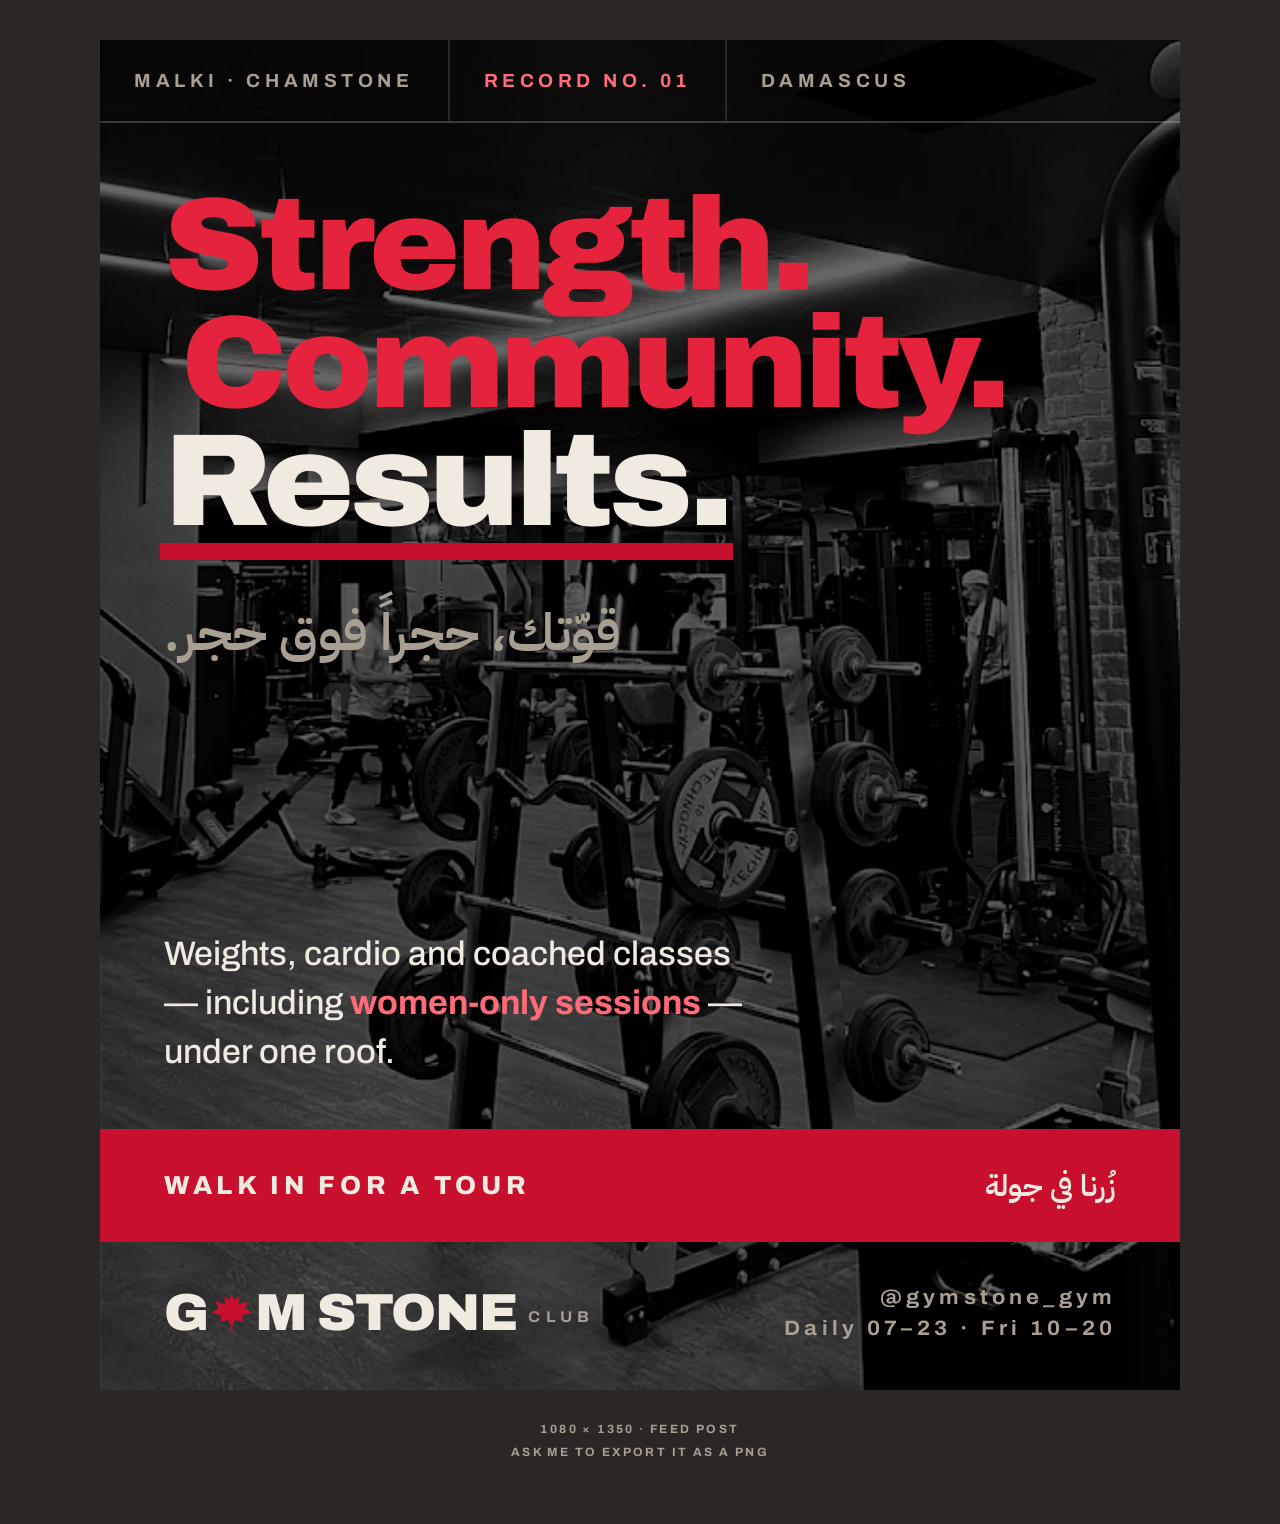
<file: instagram-card.html>
<!DOCTYPE html>
<html lang="en" dir="ltr">
<head>
<meta charset="UTF-8">
<meta name="viewport" content="width=device-width, initial-scale=1">
<title>Gym Stone Club — Instagram card</title>
<link rel="preconnect" href="https://fonts.googleapis.com">
<link rel="preconnect" href="https://fonts.gstatic.com" crossorigin>
<link rel="stylesheet" href="https://fonts.googleapis.com/css2?family=Archivo:wdth,wght@62..125,400..900&family=IBM+Plex+Sans+Arabic:wght@400;600;700&display=swap">
<style>
  :root{
    --stone:#131110;
    --stone-700:#221e1c;
    --bone:#f0eae0;
    --bone-muted:#a89f92;
    --red-field:#c8102e;
    --red-ink:#ff6b78;
    --red-500:#e5233c;
    --en:'Archivo','Arial Narrow',Helvetica,sans-serif;
    --ar:'IBM Plex Sans Arabic','Noto Kufi Arabic',sans-serif;
  }
  *{box-sizing:border-box;margin:0;padding:0}
  body{
    background:#2b2724;
    min-block-size:100vh;
    display:flex;flex-direction:column;align-items:center;
    gap:28px;padding:40px 20px 60px;
    font-family:var(--en);
  }
  .hint{
    color:#a89f92;font-size:12px;letter-spacing:.2em;text-transform:uppercase;
    font-weight:700;text-align:center;line-height:1.9;
  }
  .ar{font-family:var(--ar);direction:rtl;unicode-bidi:isolate}

  /* ---------- the card: 1080 × 1350 feed post ---------- */
  .card{
    inline-size:1080px;block-size:1350px;
    position:relative;overflow:hidden;
    background:var(--stone);color:var(--bone);
    display:flex;flex-direction:column;
    flex:none;
    transform-origin:top center;
  }
  .card img{
    position:absolute;inset:0;inline-size:100%;block-size:100%;
    object-fit:cover;object-position:50% 100%;
    filter:grayscale(1) contrast(1.14) brightness(.4);
  }
  /* the stone texture the site uses, sunk over the photo */
  .card::before{
    content:"";position:absolute;inset:0;
    background:
      repeating-linear-gradient(90deg,transparent 0 62px,rgba(0,0,0,.22) 62px 66px),
      repeating-linear-gradient(0deg,transparent 0 62px,rgba(0,0,0,.22) 62px 66px);
    mix-blend-mode:multiply;
  }
  .card::after{
    content:"";position:absolute;inset:0;
    background:linear-gradient(to bottom,rgba(19,17,16,.66) 0%,rgba(19,17,16,.3) 38%,rgba(19,17,16,.94) 100%);
  }
  .card > *{position:relative;z-index:2}

  /* record strip */
  .record{
    display:flex;gap:0;border-block-end:2px solid rgba(240,234,224,.22);
    font-size:19px;font-weight:700;letter-spacing:.24em;text-transform:uppercase;
    color:var(--bone-muted);
  }
  .record span{padding:30px 34px;border-inline-end:2px solid rgba(240,234,224,.14)}
  .record span:last-child{border-inline-end:0}
  .record .hi{color:var(--red-ink)}

  .body{padding:64px 64px 0;flex:1;display:flex;flex-direction:column}

  .leaf{
    color:var(--red-field);
    position:absolute;inset-block-start:150px;inset-inline-end:56px;
    inline-size:190px;block-size:190px;fill:var(--red-field);opacity:.28;z-index:1;
  }

  h1{
    font-weight:900;font-stretch:105%;letter-spacing:-.035em;line-height:.9;
    font-size:131px;text-transform:none;
    display:flex;flex-direction:column;
  }
  h1 .a,h1 .b{color:var(--red-500)}
  h1 .b{padding-inline-start:.13em}
  h1 .c{
    color:var(--bone);display:inline-block;align-self:flex-start;
    padding-inline:.03em;margin-inline-start:-.03em;
    padding-block-end:.015em;
    border-block-end:.13em solid var(--red-field);
  }

  .ar-line{
    font-family:var(--ar);direction:rtl;
    font-size:52px;font-weight:600;color:var(--bone-muted);
    margin-block-start:34px;letter-spacing:0;
    inline-size:fit-content;white-space:nowrap;
  }

  .sub{
    margin-block-start:auto;
    font-size:34px;line-height:1.45;color:var(--bone);
    max-inline-size:30ch;font-weight:500;text-wrap:pretty;
  }
  .sub b{color:var(--red-ink);font-weight:700}

  /* the one red field, at the base */
  .strip{
    margin-block-start:52px;
    background:var(--red-field);color:var(--bone);
    display:flex;justify-content:space-between;align-items:center;
    padding:34px 64px;gap:24px;
    font-size:26px;font-weight:800;letter-spacing:.18em;text-transform:uppercase;
  }
  .strip .ar{letter-spacing:0;text-transform:none;font-size:30px;font-weight:600}

  .brand{
    display:flex;align-items:center;gap:.05em;
    font-size:52px;font-weight:900;font-stretch:105%;letter-spacing:-.02em;
    padding:40px 64px 46px;
  }
  .brand svg{inline-size:.8em;block-size:.8em;color:var(--red-field);fill:var(--red-field)}
  .brand .club{
    font-size:.3em;font-weight:700;letter-spacing:.34em;text-transform:uppercase;
    color:var(--bone-muted);padding-inline-start:.6em;padding-block-start:.5em;
  }
  .brand .hours{
    margin-inline-start:auto;font-size:.4em;font-weight:700;letter-spacing:.2em;
    color:var(--bone-muted);text-align:right;line-height:1.5;
  }

  .fit{inline-size:100%;display:flex;justify-content:center}
  .fit .card{transform:scale(var(--k,1));margin-block-end:calc((var(--k,1) - 1) * 1350px)}
</style>
</head>
<body>

<template id="__bundler_thumbnail" data-bg-color="#131110">
  <svg viewBox="0 0 1200 800" xmlns="http://www.w3.org/2000/svg">
    <rect width="1200" height="800" fill="#131110"/>
    <text x="110" y="360" font-family="Archivo, Arial, sans-serif" font-weight="900" font-size="140" fill="#e5233c">STRENGTH.</text>
    <text x="110" y="500" font-family="Archivo, Arial, sans-serif" font-weight="900" font-size="140" fill="#f0eae0">RESULTS.</text>
    <rect x="110" y="524" width="600" height="18" fill="#c8102e"/>
  </svg>
</template>

<svg width="0" height="0" aria-hidden="true" style="position:absolute">
  <symbol id="leaf" viewBox="0 0 100 100">
    <path fill="currentColor" d="M50 4 56 19 68 11 66 29 90 23 81 39 98 49 73 57 80 72Q64 69 59 67L52 80 52 96 48 96 48 80 41 67Q36 69 20 72L27 57 2 49 19 39 10 23 34 29 32 11 44 19Z"/>
  </symbol>
</svg>

<div class="fit"><div class="card" id="card">
  <img src="photo-floor.webp" alt="The weights floor at Gym Stone Club">
  <svg class="leaf" aria-hidden="true" viewBox="0 0 100 100"><path fill="currentColor" d="M50 4 56 19 68 11 66 29 90 23 81 39 98 49 73 57 80 72Q64 69 59 67L52 80 52 96 48 96 48 80 41 67Q36 69 20 72L27 57 2 49 19 39 10 23 34 29 32 11 44 19Z"/></svg>

  <p class="record">
    <span>Malki · Chamstone</span>
    <span class="hi">Record No. 01</span>
    <span>Damascus</span>
  </p>

  <div class="body">
    <h1>
      <span class="a">Strength.</span>
      <span class="b">Community.</span>
      <span class="c">Results.</span>
    </h1>
    <p class="ar-line">قوّتك، حجراً فوق حجر.</p>
    <p class="sub">Weights, cardio and coached classes — including <b>women-only sessions</b> — under one roof.</p>
  </div>

  <p class="strip">
    <span>Walk in for a tour</span>
    <span class="ar">زُرنا في جولة</span>
  </p>

  <p class="brand">
    G<svg aria-hidden="true" viewBox="0 0 100 100"><path fill="currentColor" d="M50 4 56 19 68 11 66 29 90 23 81 39 98 49 73 57 80 72Q64 69 59 67L52 80 52 96 48 96 48 80 41 67Q36 69 20 72L27 57 2 49 19 39 10 23 34 29 32 11 44 19Z"/></svg>M STONE<span class="club">club</span>
    <span class="hours">@gymstone_gym<br>Daily 07–23 · Fri 10–20</span>
  </p>
</div></div>

<p class="hint">1080 × 1350 · feed post<br>Ask me to export it as a PNG</p>

<script>
  const fit = document.querySelector('.fit');
  const set = () => fit.style.setProperty('--k', Math.min(1, (fit.clientWidth) / 1080));
  addEventListener('resize', set); set();
</script>
</body>
</html>
</file>
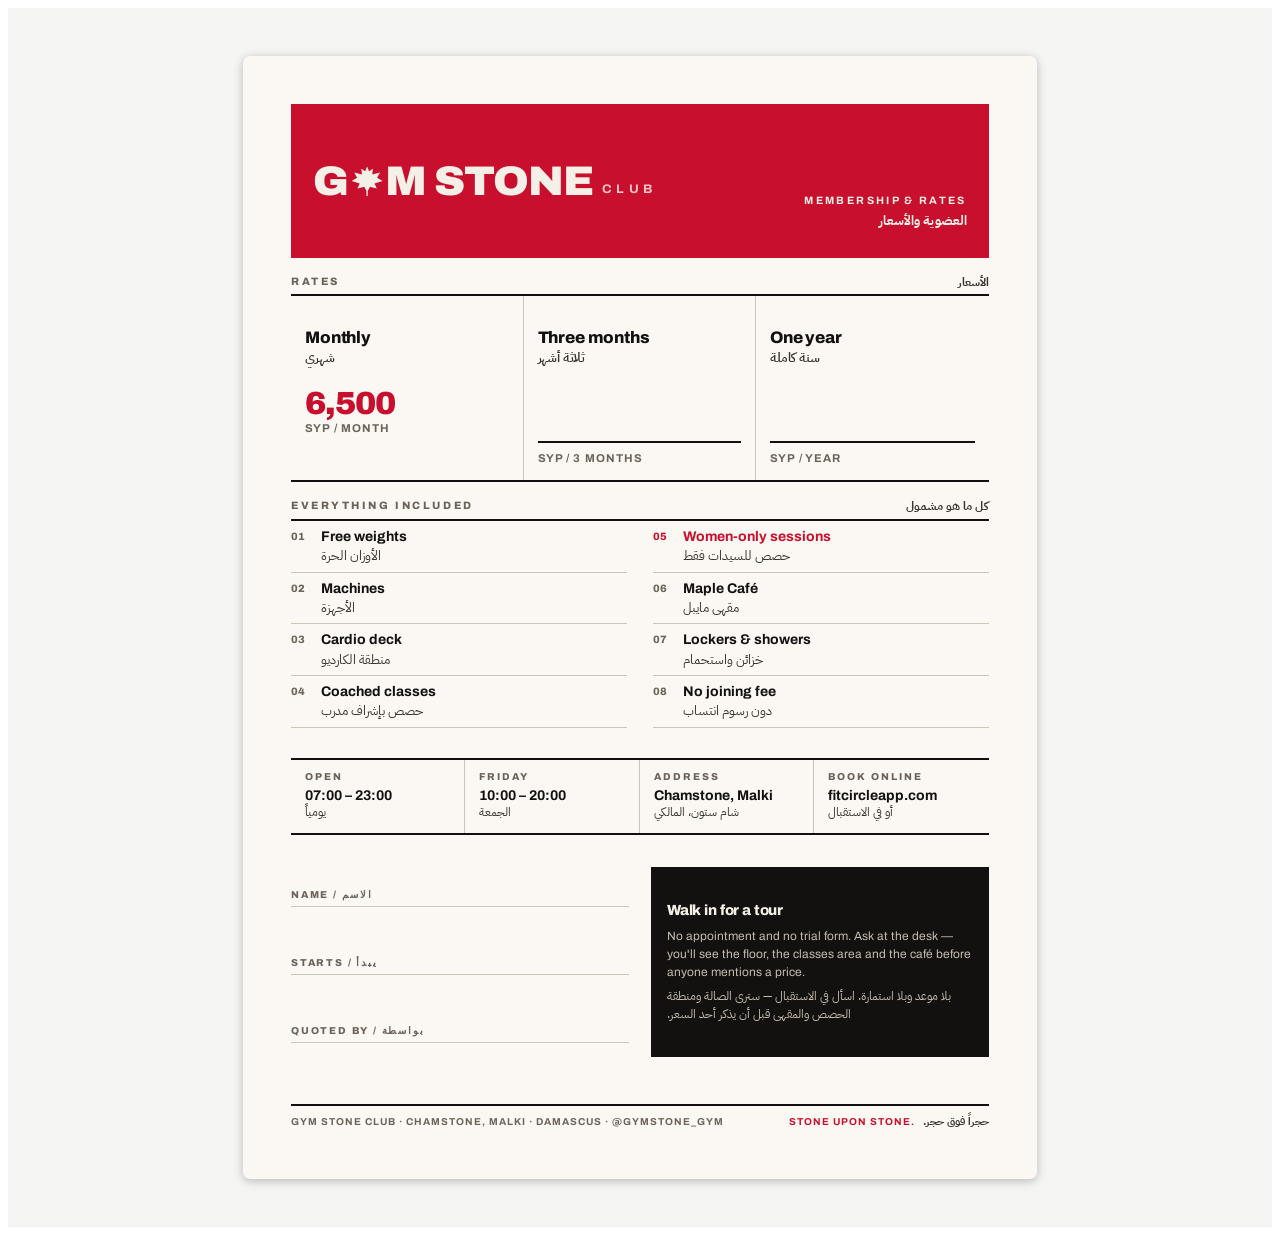
<file: membership-sheet.html>
<!DOCTYPE html>
<html lang="en" dir="ltr">
<head>
<meta charset="UTF-8">
<meta name="viewport" content="width=device-width, initial-scale=1">
<title>Gym Stone Club — Membership sheet</title>
<link rel="preconnect" href="https://fonts.googleapis.com">
<link rel="preconnect" href="https://fonts.gstatic.com" crossorigin>
<link rel="stylesheet" href="https://fonts.googleapis.com/css2?family=Archivo:wdth,wght@62..125,400..900&family=IBM+Plex+Sans+Arabic:wght@400;600;700&display=swap">
<style>
  doc-page:not(:defined){visibility:hidden}

  :root{
    --stone:#131110;
    --stone-mid:#3a3430;
    --bone:#f4efe7;
    --paper:#fbf8f3;
    --rule:2px solid #131110;
    --hair:1px solid #cdc5b8;
    --red:#c8102e;
    --grey:#6b6359;
    --en:'Archivo','Arial Narrow',Helvetica,sans-serif;
    --ar:'IBM Plex Sans Arabic','Noto Kufi Arabic',sans-serif;
  }

  .page{
    box-sizing:border-box;
    padding:0.5in;
    background:var(--paper);
    color:var(--stone);
    font-family:var(--en);
    font-size:10.5pt;
    line-height:1.45;
    display:flex;
    flex-direction:column;
    gap:16px;
  }
  .page *{box-sizing:border-box}
  .ar{font-family:var(--ar);direction:rtl;unicode-bidi:isolate}

  /* ---- masthead: the one red field ---- */
  .mast{
    background:var(--red);
    color:var(--bone);
    padding:18px 22px 16px;
    display:grid;
    grid-template-columns:1fr auto;
    align-items:end;
    gap:12px;
  }
  .mast .brand{
    font-weight:900;
    font-stretch:105%;
    font-size:31pt;
    letter-spacing:-.02em;
    line-height:.9;
    display:flex;
    align-items:center;
    gap:.06em;
  }
  .mast .brand svg{inline-size:.78em;block-size:.78em;fill:currentColor;transform:translateY(-.02em)}
  .mast .club{
    font-size:.3em;font-weight:700;letter-spacing:.34em;
    text-transform:uppercase;align-self:flex-end;padding-block-end:.42em;
    padding-inline-start:.5em;opacity:.82;
  }
  .mast .kind{text-align:right;font-size:8pt;letter-spacing:.22em;text-transform:uppercase;font-weight:700;line-height:1.7}
  .mast .kind .ar{letter-spacing:0;text-transform:none;font-size:9.5pt}

  /* ---- shared section head ---- */
  h2{
    margin:0;
    font-size:8pt;letter-spacing:.24em;text-transform:uppercase;font-weight:800;
    color:var(--grey);
    border-block-end:var(--rule);
    padding-block-end:5px;
  }
  h2 span.ar{float:right;letter-spacing:0;text-transform:none;font-size:9pt;color:var(--stone-mid)}

  /* ---- plans ---- */
  .plans{display:grid;grid-template-columns:1fr 1fr 1fr;gap:0;border-block-end:var(--rule)}
  .plan{padding:12px 14px 14px;border-inline-end:var(--hair);display:flex;flex-direction:column;gap:4px}
  .plan:last-child{border-inline-end:0}
  .plan .term{font-weight:800;font-size:12.5pt;letter-spacing:-.01em}
  .plan .term .ar{display:block;font-weight:600;font-size:9.5pt;color:var(--stone-mid)}
  .plan .num{font-family:var(--en);font-size:24pt;font-weight:900;letter-spacing:-.03em;line-height:1;margin-block-start:auto}
  .plan .num small{font-size:8.5pt;font-weight:700;letter-spacing:.1em;text-transform:uppercase;color:var(--grey);display:block;margin-block-start:3px}
  .plan.set .num{color:var(--red)}
  /* the desk writes the quote on the rule */
  .plan .fill{margin-block-start:auto;border-block-end:var(--rule);block-size:30px}
  .plan .fill + small{font-size:8.5pt;font-weight:700;letter-spacing:.1em;text-transform:uppercase;color:var(--grey);display:block;margin-block-start:3px}

  /* ---- included register ---- */
  .reg{list-style:none;margin:0;padding:0;column-count:2;column-gap:26px}
  .reg li{
    display:grid;grid-template-columns:22px 1fr;gap:8px;
    padding-block:6px;border-block-end:var(--hair);
    break-inside:avoid;
  }
  .reg .n{font-size:8pt;font-weight:800;color:var(--grey);padding-block-start:2px;font-variant-numeric:tabular-nums}
  .reg b{font-weight:700;font-size:10.5pt;display:block}
  .reg .ar{font-weight:400;font-size:9.5pt;color:var(--stone-mid);display:block}
  .reg li.women .n,.reg li.women b{color:var(--red)}

  /* ---- facts strip ---- */
  .facts{display:grid;grid-template-columns:repeat(4,1fr);border-block:var(--rule);gap:0}
  .facts div{padding:10px 14px 12px;border-inline-end:var(--hair)}
  .facts div:last-child{border-inline-end:0}
  .facts dt{font-size:7.5pt;letter-spacing:.2em;text-transform:uppercase;font-weight:800;color:var(--grey);margin-block-end:3px}
  .facts dd{margin:0;font-weight:700;font-size:10.5pt;line-height:1.3}
  .facts dd .ar{display:block;font-weight:400;font-size:9pt;color:var(--stone-mid)}

  /* ---- desk block ---- */
  .desk{display:grid;grid-template-columns:1fr 1fr;gap:22px;padding-block-start:2px}
  .lines{display:flex;flex-direction:column;gap:14px}
  .line{border-block-end:var(--hair);padding-block-end:3px;display:flex;align-items:flex-end;gap:8px;min-block-size:26px}
  .line span{font-size:7.5pt;letter-spacing:.18em;text-transform:uppercase;font-weight:800;color:var(--grey);white-space:nowrap}
  .note{
    background:var(--stone);color:var(--bone);padding:14px 16px;
    display:flex;flex-direction:column;gap:6px;justify-content:center;
  }
  .note b{font-size:11pt;font-weight:800;letter-spacing:-.01em}
  .note p{margin:0;font-size:9pt;color:#c4bbae;line-height:1.5}
  .note .ar{color:#c4bbae;font-size:9pt}

  /* ---- foot ---- */
  .foot{
    margin-block-start:auto;
    border-block-start:var(--rule);
    padding-block-start:8px;
    display:flex;justify-content:space-between;align-items:baseline;gap:16px;
    font-size:7.5pt;letter-spacing:.1em;text-transform:uppercase;font-weight:700;color:var(--grey);
    white-space:nowrap;
  }
  .foot > span:last-child{display:flex;gap:8px;align-items:baseline}
  .foot .ar{letter-spacing:0;text-transform:none;font-size:8.5pt;color:var(--stone-mid)}
  .foot em{font-style:normal;color:var(--red)}
</style>
</head>
<body>

<template id="__bundler_thumbnail" data-bg-color="#c8102e">
  <svg viewBox="0 0 1200 800" xmlns="http://www.w3.org/2000/svg">
    <rect width="1200" height="800" fill="#c8102e"/>
    <text x="120" y="380" font-family="Archivo, Arial, sans-serif" font-weight="900" font-size="150" fill="#f4efe7">GYM STONE</text>
    <text x="120" y="500" font-family="Archivo, Arial, sans-serif" font-weight="700" font-size="72" letter-spacing="18" fill="#f4efe7">MEMBERSHIP</text>
  </svg>
</template>

<svg width="0" height="0" aria-hidden="true" style="position:absolute">
  <symbol id="leaf" viewBox="0 0 100 100">
    <path fill="currentColor" d="M50 4 56 19 68 11 66 29 90 23 81 39 98 49 73 57 80 72Q64 69 59 67L52 80 52 96 48 96 48 80 41 67Q36 69 20 72L27 57 2 49 19 39 10 23 34 29 32 11 44 19Z"/>
  </symbol>
</svg>

<doc-page size="a4">
<section class="page">

  <div class="mast">
    <p class="brand">G<svg aria-hidden="true" viewBox="0 0 100 100"><path fill="currentColor" d="M50 4 56 19 68 11 66 29 90 23 81 39 98 49 73 57 80 72Q64 69 59 67L52 80 52 96 48 96 48 80 41 67Q36 69 20 72L27 57 2 49 19 39 10 23 34 29 32 11 44 19Z"/></svg>M STONE<span class="club">club</span></p>
    <p class="kind">Membership &amp; rates<br><span class="ar">العضوية والأسعار</span></p>
  </div>

  <div>
    <h2>Rates <span class="ar">الأسعار</span></h2>
    <div class="plans">
      <div class="plan set">
        <p class="term">Monthly<span class="ar">شهري</span></p>
        <p class="num">6,500<small>SYP / month</small></p>
      </div>
      <div class="plan">
        <p class="term">Three months<span class="ar">ثلاثة أشهر</span></p>
        <div class="fill"></div>
        <small>SYP / 3 months</small>
      </div>
      <div class="plan">
        <p class="term">One year<span class="ar">سنة كاملة</span></p>
        <div class="fill"></div>
        <small>SYP / year</small>
      </div>
    </div>
  </div>

  <div>
    <h2>Everything included <span class="ar">كل ما هو مشمول</span></h2>
    <ul class="reg">
      <li><span class="n">01</span><span><b>Free weights</b><span class="ar">الأوزان الحرة</span></span></li>
      <li><span class="n">02</span><span><b>Machines</b><span class="ar">الأجهزة</span></span></li>
      <li><span class="n">03</span><span><b>Cardio deck</b><span class="ar">منطقة الكارديو</span></span></li>
      <li><span class="n">04</span><span><b>Coached classes</b><span class="ar">حصص بإشراف مدرب</span></span></li>
      <li class="women"><span class="n">05</span><span><b>Women-only sessions</b><span class="ar">حصص للسيدات فقط</span></span></li>
      <li><span class="n">06</span><span><b>Maple Café</b><span class="ar">مقهى مايبل</span></span></li>
      <li><span class="n">07</span><span><b>Lockers &amp; showers</b><span class="ar">خزائن واستحمام</span></span></li>
      <li><span class="n">08</span><span><b>No joining fee</b><span class="ar">دون رسوم انتساب</span></span></li>
    </ul>
  </div>

  <dl class="facts">
    <div>
      <dt>Open</dt>
      <dd>07:00 – 23:00<span class="ar">يومياً</span></dd>
    </div>
    <div>
      <dt>Friday</dt>
      <dd>10:00 – 20:00<span class="ar">الجمعة</span></dd>
    </div>
    <div>
      <dt>Address</dt>
      <dd>Chamstone, Malki<span class="ar">شام ستون، المالكي</span></dd>
    </div>
    <div>
      <dt>Book online</dt>
      <dd>fitcircleapp.com<span class="ar">أو في الاستقبال</span></dd>
    </div>
  </dl>

  <div class="desk">
    <div class="lines">
      <p class="line"><span>Name / الاسم</span></p>
      <p class="line"><span>Starts / يبدأ</span></p>
      <p class="line"><span>Quoted by / بواسطة</span></p>
    </div>
    <div class="note">
      <b>Walk in for a tour</b>
      <p>No appointment and no trial form. Ask at the desk — you'll see the floor, the classes area and the café before anyone mentions a price.</p>
      <p class="ar">بلا موعد وبلا استمارة. اسأل في الاستقبال — سترى الصالة ومنطقة الحصص والمقهى قبل أن يذكر أحد السعر.</p>
    </div>
  </div>

  <div class="foot">
    <span>Gym Stone Club · Chamstone, Malki · Damascus · @gymstone_gym</span>
    <span><em>Stone upon stone.</em> <span class="ar">حجراً فوق حجر.</span></span>
  </div>

</section>
</doc-page>

<script src="doc-page.js"></script>
</body>
</html>
</file>
<file: styles.css>
/* ==========================================================================
   GYM STONE CLUB — "Athletic Bureau" + stone
   One stylesheet, logical properties throughout so RTL needs no second sheet.
   ========================================================================== */

/* ---------- TOKENS ---------- */
:root{
  /* surfaces — warm charcoal / brick stone, never pure black */
  --stone-900:#131110;
  --stone-800:#1a1716;
  --stone-700:#221e1c;
  --stone-600:#2b2724;
  --stone-500:#3a3430;

  /* ink — bone, never pure white */
  --bone:#f0eae0;
  --bone-muted:#a89f92;
  --bone-faint:#8a8172;   /* AA on both stone-900 (4.90:1) and stone-800 (4.64:1) */

  /* one accent: the club's maple red, as a ramp (one hue, several weights).
     TWO SEMANTIC ROLES, because red-as-a-field under bone text and red-as-small-text
     on stone pull in opposite directions; no single mid-tone clears AA for both. */
  --accent-field:#c8102e;    /* red as a BACKGROUND under bone text — 4.92:1 */
  --accent-field-hi:#a30820; /* its hover — darker, never lighter — 6.72:1 */
  --accent-field-on:#8a061a; /* its pressed state */
  --accent-ink:#ff6b78;      /* red as SMALL TEXT on stone — 6.84:1 / 6.47:1 */

  --accent-600:#c8102e;
  --accent-500:#e5233c;   /* display-size type + decorative marks ONLY */
  --accent-400:#f5354d;
  --accent-300:#ff6b78;

  /* rules & edges — the system does its organising with these */
  --rule:2px solid var(--bone);
  --rule-soft:1px solid rgba(240,234,224,.16);
  --rule-strong:2px solid rgba(240,234,224,.42);

  /* type */
  --font-display:'Archivo','Arial Narrow',Helvetica,sans-serif;
  --font-body:'Archivo',Helvetica,Arial,sans-serif;
  --font-arabic:'IBM Plex Sans Arabic','Noto Kufi Arabic',sans-serif;

  /* 1.25 major third off 16px */
  --fs-2xs:.6875rem;
  --fs-xs:.75rem;
  --fs-sm:.875rem;
  --fs-md:1rem;
  --fs-lg:1.125rem;
  --fs-xl:1.375rem;
  --fs-2xl:clamp(1.5rem,1.2rem + 1.4vw,2rem);
  --fs-3xl:clamp(1.9rem,1.4rem + 2.4vw,2.9rem);
  --fs-4xl:clamp(2.4rem,1.4rem + 4.6vw,4.4rem);
  /* Tuned so the LONGEST word ("Community.") governs, not the viewport:
     at Archivo 800 / font-stretch 105% its ink is ~6.9x the font-size, plus the
     .l2 indent, and that total has to clear both gutters at every width. */
  --fs-hero:clamp(2.1rem,.4rem + 8.8vw,7.5rem);

  --lh-tight:.94;
  --lh-snug:1.2;
  --lh-body:1.62;
  --track-display:-.02em;
  --track-label:.18em;

  /* space — 4px base */
  --sp-1:4px;  --sp-2:8px;  --sp-3:12px; --sp-4:16px; --sp-5:24px;
  --sp-6:32px; --sp-7:48px; --sp-8:64px; --sp-9:96px; --sp-10:128px;
  --gutter:clamp(20px,5vw,72px);
  --measure:62ch;

  /* motion — heavy, with inertia. no springs. */
  --ease-heavy:cubic-bezier(.16,.84,.28,1);
  --ease-out:cubic-bezier(.2,.7,.2,1);
  --dur-fast:200ms;
  --dur:420ms;
  --dur-slow:700ms;

  --radius:0;   /* on purpose: nothing is rounded, anywhere */
}

/* Arabic mode retunes the body face and loosens leading for Naskh */
html[lang="ar"]{
  --font-display:'IBM Plex Sans Arabic','Archivo',sans-serif;
  --font-body:'IBM Plex Sans Arabic','Archivo',sans-serif;
  --lh-tight:1.12;
  --lh-body:1.85;
  --track-display:0;
  --track-label:.08em;
}

/* ---------- RESET ---------- */
*,*::before,*::after{box-sizing:border-box;}
*{margin:0;padding:0;}
html{
  background:var(--stone-900);
  color-scheme:dark;
  -webkit-text-size-adjust:100%;
}
body{
  background:var(--stone-900);
  color:var(--bone);
  font-family:var(--font-body);
  font-size:var(--fs-md);
  line-height:var(--lh-body);
  font-synthesis-weight:none;
  text-rendering:optimizeLegibility;
  overflow-x:hidden;
}
img,svg,video{display:block;max-width:100%;}
ul,ol{list-style:none;}
a{color:inherit;text-decoration:none;}
button{font:inherit;color:inherit;background:none;border:0;cursor:pointer;}
table{border-collapse:collapse;width:100%;}
::selection{background:var(--accent-500);color:var(--bone);}

/* focus: visible and part of the design, never removed */
:focus-visible{
  outline:2px solid var(--accent-400);
  outline-offset:3px;
}

/* skip link */
.skip{
  position:absolute;
  inset-inline-start:var(--sp-4);
  inset-block-start:-100px;
  z-index:200;
  background:var(--accent-field);
  color:var(--bone);
  padding:var(--sp-3) var(--sp-4);
  font-size:var(--fs-xs);
  font-weight:700;
  letter-spacing:var(--track-label);
  text-transform:uppercase;
  transition:inset-block-start var(--dur) var(--ease-heavy);
}
.skip:focus{inset-block-start:var(--sp-4);}

/* ---------- BILINGUAL SWITCHING ---------- */
/* both languages ship in the markup; CSS reveals one. no text injection, no flash. */
html[lang="en"] .ar{display:none;}
html[lang="ar"] .en{display:none;}
.ar{font-family:var(--font-arabic);}

/* ---------- TYPE PRIMITIVES ---------- */
.display{
  font-family:var(--font-display);
  font-weight:800;
  font-stretch:105%;
  line-height:var(--lh-tight);
  letter-spacing:var(--track-display);
  text-transform:uppercase;
}
html[lang="ar"] .display{text-transform:none;font-stretch:normal;}

.label{
  font-size:var(--fs-2xs);
  font-weight:700;
  letter-spacing:var(--track-label);
  text-transform:uppercase;
  color:var(--bone-muted);
  font-family:var(--font-body);
}
html[lang="ar"] .label{text-transform:none;}

.lede{
  font-size:var(--fs-lg);
  color:var(--bone-muted);
  max-width:46ch;
}
.body-copy{max-width:var(--measure);color:var(--bone-muted);}
.body-copy + .body-copy{margin-block-start:var(--sp-4);}
.body-copy strong{color:var(--bone);font-weight:700;}

/* the maple leaf, at type size */
.leaf{
  display:inline-block;
  width:.8em;height:.8em;
  fill:var(--accent-500);
  vertical-align:-6%;
}
.script{
  font-family:'Snell Roundhand','Brush Script MT','Segoe Script',cursive;
  font-style:italic;
  text-transform:none;
  letter-spacing:0;
}

/* ---------- SIGNATURE: the coach's red annotation marks ---------- */
/* A repeating motif — the page reads like a marked-up training logbook. */
.mark{position:relative;display:inline-block;}
.mark::after{
  content:"";
  position:absolute;
  inset-inline:-.08em -.12em;
  inset-block-end:.04em;
  block-size:.14em;
  background:var(--accent-500);
  transform:scaleX(0);
  transform-origin:left center;
  transition:transform var(--dur-slow) var(--ease-heavy) 120ms;
  z-index:-1;
}
html[dir="rtl"] .mark::after{transform-origin:right center;}
.mark.is-in::after{transform:scaleX(1);}

/* a hand-drawn red ring, stroked on as it enters */
.ring{position:relative;display:inline-block;}
.ring svg{
  position:absolute;
  inset-block:-22% -18%;
  inset-inline:-7%;
  inline-size:114%;
  block-size:140%;
  overflow:visible;
  pointer-events:none;
}
.ring svg path{
  fill:none;
  stroke:var(--accent-500);
  stroke-width:3;
  stroke-linecap:round;
  stroke-dasharray:760;
  stroke-dashoffset:760;
  transition:stroke-dashoffset 1.1s var(--ease-heavy) 200ms;
}
.ring.is-in svg path{stroke-dashoffset:0;}

/* rules that draw themselves — the structural motion of the page */
.draw{
  border:0;
  block-size:2px;
  background:var(--bone);
  transform:scaleX(0);
  transform-origin:left center;
  transition:transform var(--dur-slow) var(--ease-heavy);
}
html[dir="rtl"] .draw{transform-origin:right center;}
.draw.is-in{transform:scaleX(1);}

/* content risen into place, with weight */
.rise{
  opacity:0;
  transform:translateY(20px);
  transition:opacity var(--dur) var(--ease-out),transform var(--dur-slow) var(--ease-heavy);
}
.rise.is-in{opacity:1;transform:none;}

/* ---------- TICKER (the wire feed) ---------- */
.ticker{
  display:flex;
  overflow:hidden;
  white-space:nowrap;
  background:var(--accent-field);
  color:var(--bone);
  padding-block:var(--sp-2);
  font-size:var(--fs-2xs);
  font-weight:700;
  letter-spacing:var(--track-label);
  text-transform:uppercase;
  border-block-end:2px solid var(--stone-900);
}
.ticker span{
  display:inline-block;
  padding-inline-end:2em;
  animation:tick 32s linear infinite;
}
@keyframes tick{to{transform:translateX(-100%);}}
html[dir="rtl"] .ticker span{animation-name:tick-rtl;}
@keyframes tick-rtl{to{transform:translateX(100%);}}

/* ---------- NAV ---------- */
.nav{
  position:sticky;
  inset-block-start:0;
  z-index:100;
  display:flex;
  align-items:center;
  gap:var(--sp-5);
  padding:var(--sp-4) var(--gutter);
  background:color-mix(in oklab,var(--stone-900) 92%,transparent);
  backdrop-filter:blur(10px);
  border-block-end:var(--rule-strong);
}
.brand{
  display:flex;
  /* The lockup is a Latin logotype: keep its own items in LTR order even in RTL mode.
     The nav stays RTL, so the brand as a whole is still placed at the inline-start edge. */
  direction:ltr;
  align-items:baseline;
  gap:var(--sp-2);
  font-family:var(--font-display);
  font-weight:800;
  font-stretch:105%;
  font-size:var(--fs-xl);
  letter-spacing:var(--track-display);
  text-transform:uppercase;
  flex-shrink:0;
}
.brand .club{
  font-family:'Snell Roundhand','Brush Script MT',cursive;
  font-size:var(--fs-xs);
  font-weight:400;
  text-transform:none;
  letter-spacing:0;
  color:var(--accent-300);
}
.nav-links{
  display:none;
  gap:var(--sp-5);
  margin-inline-start:auto;
}
.nav-links a{
  font-size:var(--fs-2xs);
  font-weight:700;
  letter-spacing:var(--track-label);
  text-transform:uppercase;
  padding-block:var(--sp-2);
  border-block-end:2px solid transparent;
  transition:color var(--dur-fast) var(--ease-out),border-color var(--dur-fast) var(--ease-out);
}
html[lang="ar"] .nav-links a{text-transform:none;}
.nav-links a:hover{color:var(--accent-300);border-block-end-color:var(--accent-500);}
.nav-tools{display:flex;align-items:center;gap:var(--sp-3);margin-inline-start:auto;}
.nav-links + .nav-tools{margin-inline-start:var(--sp-5);}

/* mobile nav disclosure — most traffic is on a phone, so the sections must be reachable there */
.nav-toggle{
  display:flex;
  flex-direction:column;
  justify-content:center;
  gap:5px;
  inline-size:44px;
  block-size:44px;
  padding-inline:10px;
  border:var(--rule-strong);
  flex-shrink:0;
  transition:background var(--dur-fast) var(--ease-out);
}
.nav-toggle:hover{background:var(--stone-700);}
.nav-toggle span{
  display:block;
  block-size:2px;
  background:var(--bone);
  transition:transform var(--dur) var(--ease-heavy),opacity var(--dur-fast) var(--ease-out);
}
.nav-toggle[aria-expanded="true"] span:nth-child(1){transform:translateY(7px) rotate(45deg);}
.nav-toggle[aria-expanded="true"] span:nth-child(2){opacity:0;}
.nav-toggle[aria-expanded="true"] span:nth-child(3){transform:translateY(-7px) rotate(-45deg);}

@media(max-width:959px){
  .nav-links{
    display:none;
    position:absolute;
    inset-inline:0;
    inset-block-start:100%;
    flex-direction:column;
    gap:0;
    margin-inline-start:0;
    padding:var(--sp-2) var(--gutter) var(--sp-5);
    background:var(--stone-800);
    border-block-end:var(--rule-strong);
  }
  .nav-links[data-open]{display:flex;}
  .nav-links a{
    font-size:var(--fs-sm);
    letter-spacing:.08em;
    padding-block:var(--sp-4);
    border-block-end:var(--rule-soft);
    border-inline-start:2px solid transparent;
    padding-inline-start:0;
    transition:padding-inline-start var(--dur) var(--ease-heavy),color var(--dur-fast) var(--ease-out),border-color var(--dur-fast) var(--ease-out);
  }
  .nav-links a:hover{border-block-end-color:rgba(240,234,224,.16);border-inline-start-color:var(--accent-500);padding-inline-start:var(--sp-3);}
}
@media(min-width:960px){
  .nav-links{display:flex;}
  .nav-tools{margin-inline-start:0;}
  .nav-toggle{display:none;}
}

/* language toggle — a two-state switch, not a dropdown */
.lang{
  display:flex;
  border:var(--rule-strong);
  flex-shrink:0;
}
.lang button{
  padding:var(--sp-2) var(--sp-3);
  font-size:var(--fs-2xs);
  font-weight:700;
  letter-spacing:.1em;
  text-transform:uppercase;
  color:var(--bone-muted);
  transition:background var(--dur-fast) var(--ease-out),color var(--dur-fast) var(--ease-out);
}
.lang button + button{border-inline-start:var(--rule-strong);}
.lang button:hover{color:var(--bone);background:var(--stone-700);}
.lang button[aria-pressed="true"]{background:var(--bone);color:var(--stone-900);}

/* ---------- BUTTONS ---------- */
.btn{
  display:inline-flex;
  align-items:center;
  gap:var(--sp-3);
  padding:var(--sp-4) var(--sp-5);
  font-size:var(--fs-xs);
  font-weight:800;
  letter-spacing:.1em;
  text-transform:uppercase;
  border:2px solid transparent;
  text-align:start;              /* flush left, even when the button is wide */
  transition:background var(--dur-fast) var(--ease-out),
             color var(--dur-fast) var(--ease-out),
             border-color var(--dur-fast) var(--ease-out),
             transform var(--dur-fast) var(--ease-heavy);
}
html[lang="ar"] .btn{text-transform:none;letter-spacing:0;}
.btn-primary{background:var(--accent-field);color:var(--bone);border-color:var(--accent-field);}
.btn-primary:hover{background:var(--accent-field-hi);border-color:var(--accent-field-hi);}
.btn-primary:active{background:var(--accent-field-on);border-color:var(--accent-field-on);transform:translateY(1px);}
.btn-secondary{border-color:var(--bone);color:var(--bone);}
.btn-secondary:hover{background:var(--bone);color:var(--stone-900);}
.btn-secondary:active{background:var(--bone-muted);border-color:var(--bone-muted);color:var(--stone-900);transform:translateY(1px);}
.btn-ghost{color:var(--bone-muted);}
.btn-ghost:hover{color:var(--bone);}
.btn[aria-disabled="true"],.btn:disabled{
  opacity:.45;
  pointer-events:none;
}
.btn .arrow{transition:transform var(--dur) var(--ease-heavy);}
.btn:hover .arrow{transform:translateX(4px);}
html[dir="rtl"] .btn .arrow{transform:scaleX(-1);}
html[dir="rtl"] .btn:hover .arrow{transform:scaleX(-1) translateX(4px);}

/* small status pill — used for "coming soon", never as decoration */
.pill{
  display:inline-flex;
  align-items:center;
  gap:var(--sp-2);
  border:1px solid var(--accent-500);
  color:var(--accent-300);
  padding:var(--sp-1) var(--sp-3);
  font-size:var(--fs-2xs);
  font-weight:700;
  letter-spacing:var(--track-label);
  text-transform:uppercase;
}
html[lang="ar"] .pill{text-transform:none;}
.pill::before{
  content:"";
  inline-size:6px;block-size:6px;
  background:var(--accent-500);
  flex-shrink:0;
}

/* ---------- HERO: the stone slab ---------- */
.hero{
  position:relative;
  isolation:isolate;
  /* The flat base colour lives on the ELEMENT, not on ::before: an element's own
     background paints below its negative-z-index children, so the swappable photo
     stays visible and the ::before stone gradients (all alpha) composite over it. */
  background-color:#191513;
  padding:clamp(64px,14vh,140px) var(--gutter) clamp(40px,7vh,80px);
  border-block-end:var(--rule-strong);
  overflow:hidden;
}
/* the stone itself: coursed charcoal brick, drawn in CSS. no image request, no bytes. */
.hero::before{
  content:"";
  position:absolute;
  inset:0;
  z-index:-3;
  background-image:
    radial-gradient(680px 520px at 72% 18%,rgba(229,35,60,.10),transparent 68%),
    radial-gradient(200px 150px at 16% 24%,rgba(0,0,0,.42),transparent 72%),
    radial-gradient(240px 170px at 68% 62%,rgba(0,0,0,.46),transparent 72%),
    radial-gradient(200px 150px at 90% 86%,rgba(0,0,0,.42),transparent 72%),
    radial-gradient(160px 120px at 38% 92%,rgba(255,228,198,.05),transparent 72%),
    repeating-linear-gradient(90deg,rgba(0,0,0,.55) 0 3px,transparent 3px 148px),
    repeating-linear-gradient(0deg,rgba(0,0,0,.55) 0 3px,transparent 3px 52px),
    repeating-linear-gradient(0deg,rgba(255,222,192,.055) 3px 5px,transparent 5px 52px),
    repeating-linear-gradient(0deg,transparent 0 48px,rgba(0,0,0,.28) 48px 52px);
}
/* an optional real photograph of the floor, printed black and white, sunk into the stone */
.hero-photo{
  position:absolute;
  inset:0;
  z-index:-4;
  inline-size:100%;
  block-size:100%;
  object-fit:cover;
  object-position:50% 92%;
  filter:grayscale(1) contrast(1.12) brightness(.42);
}
.hero::after{  /* scrim: keeps type legible over any photo dropped in */
  content:"";
  position:absolute;
  inset:0;
  z-index:-2;
  background:linear-gradient(to bottom,rgba(19,17,16,.62) 0%,rgba(19,17,16,.34) 42%,rgba(19,17,16,.88) 100%);
}
.hero-leaf{
  position:absolute;
  z-index:-1;
  inset-inline-end:-6%;
  inset-block-end:-8%;
  inline-size:min(52vw,460px);
  fill:var(--accent-500);
  opacity:.14;
  transform:rotate(-12deg);
  pointer-events:none;
}

/* the record header — this is the Bureau voice */
.record{
  display:flex;
  flex-wrap:wrap;
  gap:var(--sp-2) var(--sp-5);
  padding-block-end:var(--sp-3);
  border-block-end:var(--rule-soft);
  margin-block-end:var(--sp-6);
}
.record span{
  font-size:var(--fs-2xs);
  font-weight:700;
  letter-spacing:var(--track-label);
  text-transform:uppercase;
  color:var(--bone-muted);
}
html[lang="ar"] .record span{text-transform:none;}
.record .hi{color:var(--accent-300);}

.hero h1{
  font-family:var(--font-display);
  font-weight:800;
  font-stretch:105%;
  font-size:var(--fs-hero);
  line-height:var(--lh-tight);
  letter-spacing:var(--track-display);
  text-transform:uppercase;
}
html[lang="ar"] .hero h1{text-transform:none;font-stretch:normal;}
.hero h1 .l1,.hero h1 .l2,.hero h1 .l3{display:block;}
.hero h1 .l1,.hero h1 .l2{color:var(--accent-500);}
.hero h1 .l2{margin-inline-start:.15em;}
.hero h1 .l3{margin-inline-start:.06em;}
.hero-ar{
  margin-block-start:var(--sp-5);
  font-family:var(--font-arabic);
  font-size:clamp(1.3rem,.9rem + 2.2vw,2.4rem);
  font-weight:600;
  line-height:1.5;
  color:var(--accent-300);
  max-width:18ch;
}
html[lang="ar"] .hero-ar{color:var(--bone-muted);font-weight:400;}
.hero-sub{
  margin-block-start:var(--sp-5);
  font-size:var(--fs-lg);
  color:var(--bone-muted);
  max-width:52ch;
}
.hero-sub strong{color:var(--bone);font-weight:700;}
.hero-actions{
  display:flex;
  flex-wrap:wrap;
  gap:var(--sp-3);
  align-items:center;
  margin-block-start:var(--sp-6);
}

/* the hero's own ledger strip */
.hero-stats{
  display:grid;
  grid-template-columns:repeat(auto-fit,minmax(140px,1fr));
  gap:var(--sp-4);
  margin-block-start:var(--sp-8);
  padding-block-start:var(--sp-4);
  border-block-start:var(--rule-strong);
  max-width:760px;
}
.hero-stats dt{
  font-size:var(--fs-2xs);
  font-weight:700;
  letter-spacing:var(--track-label);
  text-transform:uppercase;
  color:var(--bone-muted);
}
html[lang="ar"] .hero-stats dt{text-transform:none;}
.hero-stats dd{
  font-family:var(--font-display);
  font-weight:800;
  font-size:var(--fs-xl);
  letter-spacing:var(--track-display);
  margin-block-start:var(--sp-1);
}

/* ---------- SECTION SHELL ---------- */
.section{
  padding:clamp(56px,9vh,116px) var(--gutter);
  border-block-end:var(--rule-strong);
}
.section-head{margin-block-end:var(--sp-6);}
.section-head .index{
  display:flex;
  align-items:baseline;
  gap:var(--sp-3);
  margin-block-end:var(--sp-3);
}
.section-head .no{
  font-family:var(--font-display);
  font-weight:800;
  font-size:var(--fs-sm);
  color:var(--accent-ink);
  letter-spacing:.06em;
  flex-shrink:0;
}
.section-head h2{
  font-family:var(--font-display);
  font-weight:800;
  font-stretch:105%;
  font-size:var(--fs-4xl);
  line-height:var(--lh-tight);
  letter-spacing:var(--track-display);
  text-transform:uppercase;
  color:var(--accent-500);
}
html[lang="ar"] .section-head h2{text-transform:none;font-stretch:normal;}
.section-head h2 .mark{color:var(--bone);}   /* the annotated word flips to bone */

/* ---------- 01 THE INDEX (range as one coherent list) ---------- */
/* deliberately NOT three cards with icons: one numbered index, like a register */
.index-list{border-block-start:var(--rule);}
.index-row{
  display:grid;
  grid-template-columns:3ch 1fr;
  gap:var(--sp-2) var(--sp-4);
  padding:var(--sp-5) var(--sp-2);
  border-block-end:var(--rule-soft);
  transition:background var(--dur) var(--ease-out),padding-inline-start var(--dur) var(--ease-heavy);
}
.index-row:hover{background:var(--stone-800);padding-inline-start:var(--sp-4);}
.index-row .rn{
  font-family:var(--font-display);
  font-weight:800;
  font-size:var(--fs-sm);
  color:var(--accent-ink);
}
.index-row h3{
  font-family:var(--font-display);
  font-weight:800;
  font-stretch:105%;
  font-size:var(--fs-2xl);
  line-height:var(--lh-snug);
  letter-spacing:var(--track-display);
  text-transform:uppercase;
}
html[lang="ar"] .index-row h3{text-transform:none;font-stretch:normal;}
.index-row p{color:var(--bone-muted);max-width:52ch;margin-block-start:var(--sp-2);}
.index-row .spec{
  grid-column:2;
  font-size:var(--fs-2xs);
  font-weight:700;
  letter-spacing:var(--track-label);
  text-transform:uppercase;
  color:var(--bone-faint);
  margin-block-start:var(--sp-3);
}
html[lang="ar"] .index-row .spec{text-transform:none;}
.index-row .spec.women{color:var(--accent-300);}
@media(min-width:860px){
  .index-row{grid-template-columns:4ch minmax(0,7fr) minmax(0,5fr);align-items:baseline;}
  .index-row .spec{grid-column:3;grid-row:1;margin-block-start:0;text-align:end;}
}

/* ---------- 02 THE SPACE (asymmetric, overlapping editorial grid) ---------- */
.space-grid{display:grid;gap:var(--sp-6);}
@media(min-width:900px){
  .space-grid{
    grid-template-columns:minmax(0,7fr) minmax(0,5fr);
    gap:var(--sp-8);
    align-items:start;
  }
  .space-specs{position:sticky;inset-block-start:var(--sp-9);}
}
.photo{
  position:relative;
  border:var(--rule-strong);
  background:
    repeating-linear-gradient(-45deg,rgba(229,35,60,.14) 0 2px,transparent 2px 10px),
    var(--stone-700);
  aspect-ratio:4/5;
  display:flex;
  align-items:flex-end;
  overflow:hidden;
}
.photo.wide{aspect-ratio:16/10;}
.photo img{position:absolute;inset:0;inline-size:100%;block-size:100%;object-fit:cover;object-position:50% 88%;filter:grayscale(1) contrast(1.08);}
.photo figcaption{
  position:relative;
  inline-size:100%;
  display:flex;
  justify-content:space-between;
  gap:var(--sp-3);
  background:var(--stone-900);
  color:var(--bone-muted);
  padding:var(--sp-2) var(--sp-3);
  font-size:var(--fs-2xs);
  font-weight:700;
  letter-spacing:var(--track-label);
  text-transform:uppercase;
  border-block-start:var(--rule-soft);
}
html[lang="ar"] .photo figcaption{text-transform:none;}
.photo figcaption i{color:var(--accent-300);font-style:normal;}
.photo-stack{display:grid;gap:var(--sp-5);}
@media(min-width:900px){
  /* the deliberate break in rhythm: the second plate pulls out of the column */
  .photo-stack .photo.wide{inline-size:112%;margin-inline-start:-12%;}
}
.specs{border-block-start:var(--rule);}
.specs div{
  display:flex;
  justify-content:space-between;
  gap:var(--sp-4);
  padding:var(--sp-3) var(--sp-1);
  border-block-end:var(--rule-soft);
  font-size:var(--fs-sm);
}
.specs dt{color:var(--bone-muted);}
.specs dd{text-align:end;font-weight:700;}
.specs dd.tbc{color:var(--bone-faint);font-weight:400;}

/* ---------- 03 TIMETABLE ---------- */
/* One semantic <table> is the single source of truth. Desktop reads it as a grid;
   below 900px CSS reshapes each row into a day block and the tabs page through them. */
.day-tabs{
  display:flex;
  gap:0;
  overflow-x:auto;
  border:var(--rule-strong);
  margin-block-end:var(--sp-5);
  scrollbar-width:none;
}
.day-tabs::-webkit-scrollbar{display:none;}
.day-tabs button{
  flex:1 0 auto;
  padding:var(--sp-3) var(--sp-4);
  font-size:var(--fs-2xs);
  font-weight:700;
  letter-spacing:var(--track-label);
  text-transform:uppercase;
  color:var(--bone-muted);
  white-space:nowrap;
  transition:background var(--dur-fast) var(--ease-out),color var(--dur-fast) var(--ease-out);
}
html[lang="ar"] .day-tabs button{text-transform:none;}
.day-tabs button + button{border-inline-start:var(--rule-soft);}
.day-tabs button:hover{background:var(--stone-700);color:var(--bone);}
.day-tabs button[aria-pressed="true"]{background:var(--bone);color:var(--stone-900);}
.day-tabs button .dot{color:var(--accent-field-hi);}
@media(min-width:900px){.day-tabs{display:none;}}

.timetable-wrap{border:var(--rule-strong);}
.timetable caption{
  text-align:start;
  padding:var(--sp-3) var(--sp-4);
  font-size:var(--fs-2xs);
  font-weight:700;
  letter-spacing:var(--track-label);
  text-transform:uppercase;
  color:var(--bone-muted);
  border-block-end:var(--rule-soft);
  background:var(--stone-800);
}
html[lang="ar"] .timetable caption{text-transform:none;}
.timetable th,.timetable td{text-align:start;}
.timetable thead th{
  background:var(--stone-800);
  color:var(--bone-muted);
  font-size:var(--fs-2xs);
  font-weight:700;
  letter-spacing:var(--track-label);
  text-transform:uppercase;
  padding:var(--sp-3) var(--sp-4);
  border-block-end:var(--rule-soft);
  white-space:nowrap;
}
.timetable tbody th{
  font-family:var(--font-display);
  font-weight:800;
  font-size:var(--fs-md);
  text-transform:uppercase;
  letter-spacing:var(--track-display);
  padding:var(--sp-4);
  white-space:nowrap;
}
html[lang="ar"] .timetable thead th,
html[lang="ar"] .timetable tbody th{text-transform:none;}
.timetable td{
  padding:var(--sp-4);
  font-size:var(--fs-sm);
  color:var(--bone-muted);
  white-space:nowrap;
}
.timetable tbody tr{border-block-end:var(--rule-soft);}
.timetable tbody tr:last-child{border-block-end:0;}
.timetable td.women{color:var(--accent-300);font-weight:700;}
.timetable td.empty{color:var(--bone-faint);}
.timetable tr.today th{color:var(--accent-ink);}
.timetable tr.today{box-shadow:inset 3px 0 0 var(--accent-500);}
html[dir="rtl"] .timetable tr.today{box-shadow:inset -3px 0 0 var(--accent-500);}
.timetable tr.today th::after{
  content:" · " attr(data-today);
  font-family:var(--font-body);
  font-size:var(--fs-2xs);
  letter-spacing:var(--track-label);
  color:var(--accent-ink);
}

/* desktop: real grid */
@media(min-width:900px){
  .timetable{display:table;}
  .timetable tbody th{border-inline-end:var(--rule-soft);}
}
/* mobile: one day at a time, as a list of sessions */
@media(max-width:899px){
  .timetable,.timetable tbody,.timetable tr,.timetable th,.timetable td{display:block;}
  .timetable thead{display:none;}
  .timetable caption{display:block;}
  .timetable tbody tr{display:none;border-block-end:0;}
  .timetable tbody tr[data-active]{display:block;}
  .timetable tbody th{
    font-size:var(--fs-2xl);
    padding:var(--sp-4);
    border-block-end:var(--rule-soft);
  }
  .timetable td{
    display:flex;
    justify-content:space-between;
    gap:var(--sp-4);
    white-space:normal;
    border-block-end:var(--rule-soft);
    padding:var(--sp-3) var(--sp-4);
  }
  .timetable td:last-child{border-block-end:0;}
  .timetable td::before{
    content:attr(data-time);
    font-size:var(--fs-2xs);
    font-weight:700;
    letter-spacing:var(--track-label);
    color:var(--bone-faint);
    flex-shrink:0;
  }
}
.legend{
  display:flex;
  flex-wrap:wrap;
  gap:var(--sp-4);
  margin-block-start:var(--sp-4);
  font-size:var(--fs-2xs);
  font-weight:700;
  letter-spacing:var(--track-label);
  text-transform:uppercase;
  color:var(--bone-faint);
}
html[lang="ar"] .legend{text-transform:none;}
.legend .women{color:var(--accent-300);}

/* ---------- 04 COACHES ---------- */
.roster{border-block-start:var(--rule);}
.roster li{border-block-end:var(--rule-soft);}
.roster a{
  display:grid;
  grid-template-columns:3ch 1fr auto;
  align-items:center;
  gap:var(--sp-4);
  padding:var(--sp-5) var(--sp-2);
  transition:background var(--dur) var(--ease-out),padding-inline-start var(--dur) var(--ease-heavy);
}
.roster a:hover{background:var(--stone-800);padding-inline-start:var(--sp-4);}
.roster .rn{font-family:var(--font-display);font-weight:800;font-size:var(--fs-sm);color:var(--accent-ink);}
.roster .who h3{
  font-family:var(--font-display);
  font-weight:800;
  font-stretch:105%;
  font-size:var(--fs-2xl);
  line-height:var(--lh-snug);
  letter-spacing:var(--track-display);
  text-transform:uppercase;
}
html[lang="ar"] .roster .who h3{text-transform:none;font-stretch:normal;}
.roster .who p{
  font-size:var(--fs-2xs);
  font-weight:700;
  letter-spacing:var(--track-label);
  text-transform:uppercase;
  color:var(--bone-muted);
  margin-block-start:var(--sp-1);
}
html[lang="ar"] .roster .who p{text-transform:none;}
.roster .go{
  font-size:var(--fs-2xs);
  font-weight:800;
  letter-spacing:var(--track-label);
  text-transform:uppercase;
  color:var(--bone-muted);
  white-space:nowrap;
}
html[lang="ar"] .roster .go{text-transform:none;}
.roster a:hover .go{color:var(--accent-300);}

/* ---------- 05 MEMBERSHIP (one table, two kinds of member) ---------- */
.plans{border-block-start:var(--rule);max-width:900px;}
.plan{
  position:relative;
  display:grid;
  grid-template-columns:1fr auto;
  gap:var(--sp-2) var(--sp-5);
  padding:var(--sp-6) var(--sp-2);
  border-block-end:var(--rule-soft);
}
.plan.featured{background:var(--stone-800);padding-inline:var(--sp-4);}
.plan h3{
  font-family:var(--font-display);
  font-weight:800;
  font-stretch:105%;
  font-size:var(--fs-3xl);
  line-height:var(--lh-tight);
  letter-spacing:var(--track-display);
  text-transform:uppercase;
}
html[lang="ar"] .plan h3{text-transform:none;font-stretch:normal;}
.plan .price{
  grid-row:1 / span 2;
  grid-column:2;
  text-align:end;
  font-family:var(--font-display);
  font-weight:800;
  font-size:var(--fs-2xl);
  letter-spacing:var(--track-display);
  white-space:nowrap;
}
.plan .price small{
  display:block;
  font-family:var(--font-body);
  font-size:var(--fs-2xs);
  font-weight:700;
  letter-spacing:var(--track-label);
  text-transform:uppercase;
  color:var(--bone-muted);
  margin-block-start:var(--sp-1);
}
html[lang="ar"] .plan .price small{text-transform:none;}
.plan .price.ask{font-size:var(--fs-lg);color:var(--bone-muted);}
.plan .best{
  grid-column:1;
  font-size:var(--fs-sm);
  color:var(--bone-muted);
  max-width:48ch;
}
/* the one line that lets a casual member and a lifter self-select, in one table */
.plan .who-for{
  grid-column:1;
  display:flex;
  flex-wrap:wrap;
  gap:var(--sp-2) var(--sp-4);
  margin-block-start:var(--sp-3);
  font-size:var(--fs-2xs);
  font-weight:700;
  letter-spacing:var(--track-label);
  text-transform:uppercase;
  color:var(--bone-faint);
}
html[lang="ar"] .plan .who-for{text-transform:none;}
.plan .who-for b{color:var(--accent-300);font-weight:700;}
.tag-featured{
  position:absolute;
  inset-block-start:var(--sp-3);
  inset-inline-end:var(--sp-3);
  background:var(--accent-field);
  color:var(--bone);
  padding:var(--sp-1) var(--sp-3);
  font-size:var(--fs-2xs);
  font-weight:800;
  letter-spacing:var(--track-label);
  text-transform:uppercase;
}
html[lang="ar"] .tag-featured{text-transform:none;}
.plans-note{margin-block-start:var(--sp-5);font-size:var(--fs-sm);color:var(--bone-muted);}

/* ---------- MAPLE CAFÉ ---------- */
.cafe{background:var(--stone-800);}
.cafe .section-head h2{color:var(--bone);}
.cafe .section-head h2 .script{color:var(--accent-500);font-size:.66em;}
.cafe-grid{display:grid;gap:var(--sp-6);}
@media(min-width:900px){.cafe-grid{grid-template-columns:repeat(2,minmax(0,1fr));gap:var(--sp-8);}}
.menu{border:var(--rule-strong);padding:var(--sp-6) var(--sp-5) var(--sp-5);position:relative;}
.menu::before{
  content:attr(data-title);
  position:absolute;
  inset-block-start:-9px;
  inset-inline-start:var(--sp-4);
  background:var(--stone-800);
  padding-inline:var(--sp-2);
  font-size:var(--fs-2xs);
  font-weight:700;
  letter-spacing:var(--track-label);
  color:var(--accent-300);
}
.menu li{display:flex;align-items:baseline;gap:var(--sp-3);padding-block:var(--sp-3);}
.menu li.note{display:block;padding-block:0;}
.menu li b{
  font-family:var(--font-display);
  font-weight:800;
  text-transform:uppercase;
  letter-spacing:var(--track-display);
}
html[lang="ar"] .menu li b{text-transform:none;}
.menu li .dots{flex:1;border-block-end:2px dotted var(--stone-500);transform:translateY(-4px);}
.menu li span:last-child{font-size:var(--fs-xs);color:var(--bone-muted);white-space:nowrap;}
.menu-note{
  margin-block-start:var(--sp-4);
  font-size:var(--fs-2xs);
  font-weight:700;
  letter-spacing:var(--track-label);
  text-transform:uppercase;
  color:var(--bone-faint);
}
html[lang="ar"] .menu-note{text-transform:none;}

/* ---------- WOMEN-ONLY BAND (the one place red runs as a field) ---------- */
.band{
  background:var(--accent-field);
  color:var(--bone);
  padding:clamp(48px,8vh,96px) var(--gutter);
  border-block-end:var(--rule-strong);
  display:grid;
  gap:var(--sp-5);
}
@media(min-width:900px){.band{grid-template-columns:repeat(2,minmax(0,1fr));align-items:center;gap:var(--sp-8);}}
.band h2{
  font-family:var(--font-display);
  font-weight:800;
  font-stretch:105%;
  font-size:var(--fs-3xl);
  line-height:var(--lh-tight);
  letter-spacing:var(--track-display);
  text-transform:uppercase;
}
html[lang="ar"] .band h2{text-transform:none;font-stretch:normal;}
.band .band-ar{
  font-family:var(--font-arabic);
  font-size:clamp(1.5rem,1rem + 2.6vw,2.6rem);
  font-weight:600;
  line-height:1.5;
}
.band p{max-width:46ch;margin-block-start:var(--sp-3);}
.band .btn-secondary{margin-block-start:var(--sp-5);}

/* ---------- VISIT / FOOTER ---------- */
.visit-grid{display:grid;gap:var(--sp-6);}
@media(min-width:900px){.visit-grid{grid-template-columns:minmax(0,6fr) minmax(0,5fr);gap:var(--sp-8);}}
.visit-lines{border-block-start:var(--rule);}
.visit-lines div{
  display:flex;
  justify-content:space-between;
  gap:var(--sp-4);
  padding:var(--sp-4) var(--sp-1);
  border-block-end:var(--rule-soft);
}
.visit-lines dt{
  font-size:var(--fs-2xs);
  font-weight:700;
  letter-spacing:var(--track-label);
  text-transform:uppercase;
  color:var(--bone-muted);
}
html[lang="ar"] .visit-lines dt{text-transform:none;}
.visit-lines dd{text-align:end;font-weight:700;}
.visit-lines dd a:hover{color:var(--accent-300);}
.visit-cta{border:var(--rule-strong);padding:var(--sp-6) var(--sp-5);}
.visit-cta h3{
  font-family:var(--font-display);
  font-weight:800;
  font-size:var(--fs-2xl);
  line-height:var(--lh-tight);
  letter-spacing:var(--track-display);
  text-transform:uppercase;
  margin-block-end:var(--sp-3);
}
html[lang="ar"] .visit-cta h3{text-transform:none;}
.visit-cta p{color:var(--bone-muted);font-size:var(--fs-sm);}
.visit-cta .btn{margin-block-start:var(--sp-5);}
.visit-cta .pill{margin-block-start:var(--sp-4);}
.pill a{color:inherit;text-decoration:none;border-block-end:1px solid currentColor;}
.pill a:hover{color:var(--bone);}

.footer{padding:clamp(48px,8vh,96px) var(--gutter) var(--sp-6);}
.foot-mark{
  font-family:var(--font-display);
  font-weight:800;
  font-stretch:112%;
  font-size:clamp(2.2rem,1rem + 7vw,6rem);
  line-height:var(--lh-tight);
  letter-spacing:var(--track-display);
  text-transform:uppercase;
}
.foot-grid{
  display:grid;
  gap:var(--sp-6);
  margin-block-start:var(--sp-7);
  padding-block-start:var(--sp-5);
  border-block-start:var(--rule-strong);
}
@media(min-width:760px){.foot-grid{grid-template-columns:repeat(3,minmax(0,1fr));gap:var(--sp-7);}}
.foot-grid h4{
  font-size:var(--fs-2xs);
  font-weight:700;
  letter-spacing:var(--track-label);
  text-transform:uppercase;
  color:var(--accent-300);
  margin-block-end:var(--sp-4);
}
html[lang="ar"] .foot-grid h4{text-transform:none;}
.foot-grid p,.foot-grid a{display:block;color:var(--bone-muted);font-size:var(--fs-sm);margin-block-end:var(--sp-2);}
.foot-grid a:hover{color:var(--bone);}
.foot-bottom{
  display:flex;
  flex-wrap:wrap;
  justify-content:space-between;
  gap:var(--sp-3);
  margin-block-start:var(--sp-7);
  padding-block-start:var(--sp-4);
  border-block-start:var(--rule-soft);
  font-size:var(--fs-2xs);
  letter-spacing:.06em;
  color:var(--bone-faint);
}

/* ---------- REDUCED MOTION ---------- */
@media (prefers-reduced-motion:reduce){
  *,*::before,*::after{
    animation-duration:.001ms !important;
    animation-iteration-count:1 !important;
    transition-duration:.001ms !important;
  }
  .ticker span{animation:none;}
  .rise{opacity:1;transform:none;}
  .draw,.mark::after{transform:scaleX(1);}
  .ring svg path{stroke-dashoffset:0;}
  html{scroll-behavior:auto;}
}
@media (prefers-reduced-motion:no-preference){
  html{scroll-behavior:smooth;}
}

/* ---------- PRINT ---------- */
@media print{
  .nav,.ticker,.day-tabs,.hero-leaf{display:none;}
  html,body{background:#fff;color:#000;}
  .timetable tbody tr{display:table-row !important;}
}
</file>
